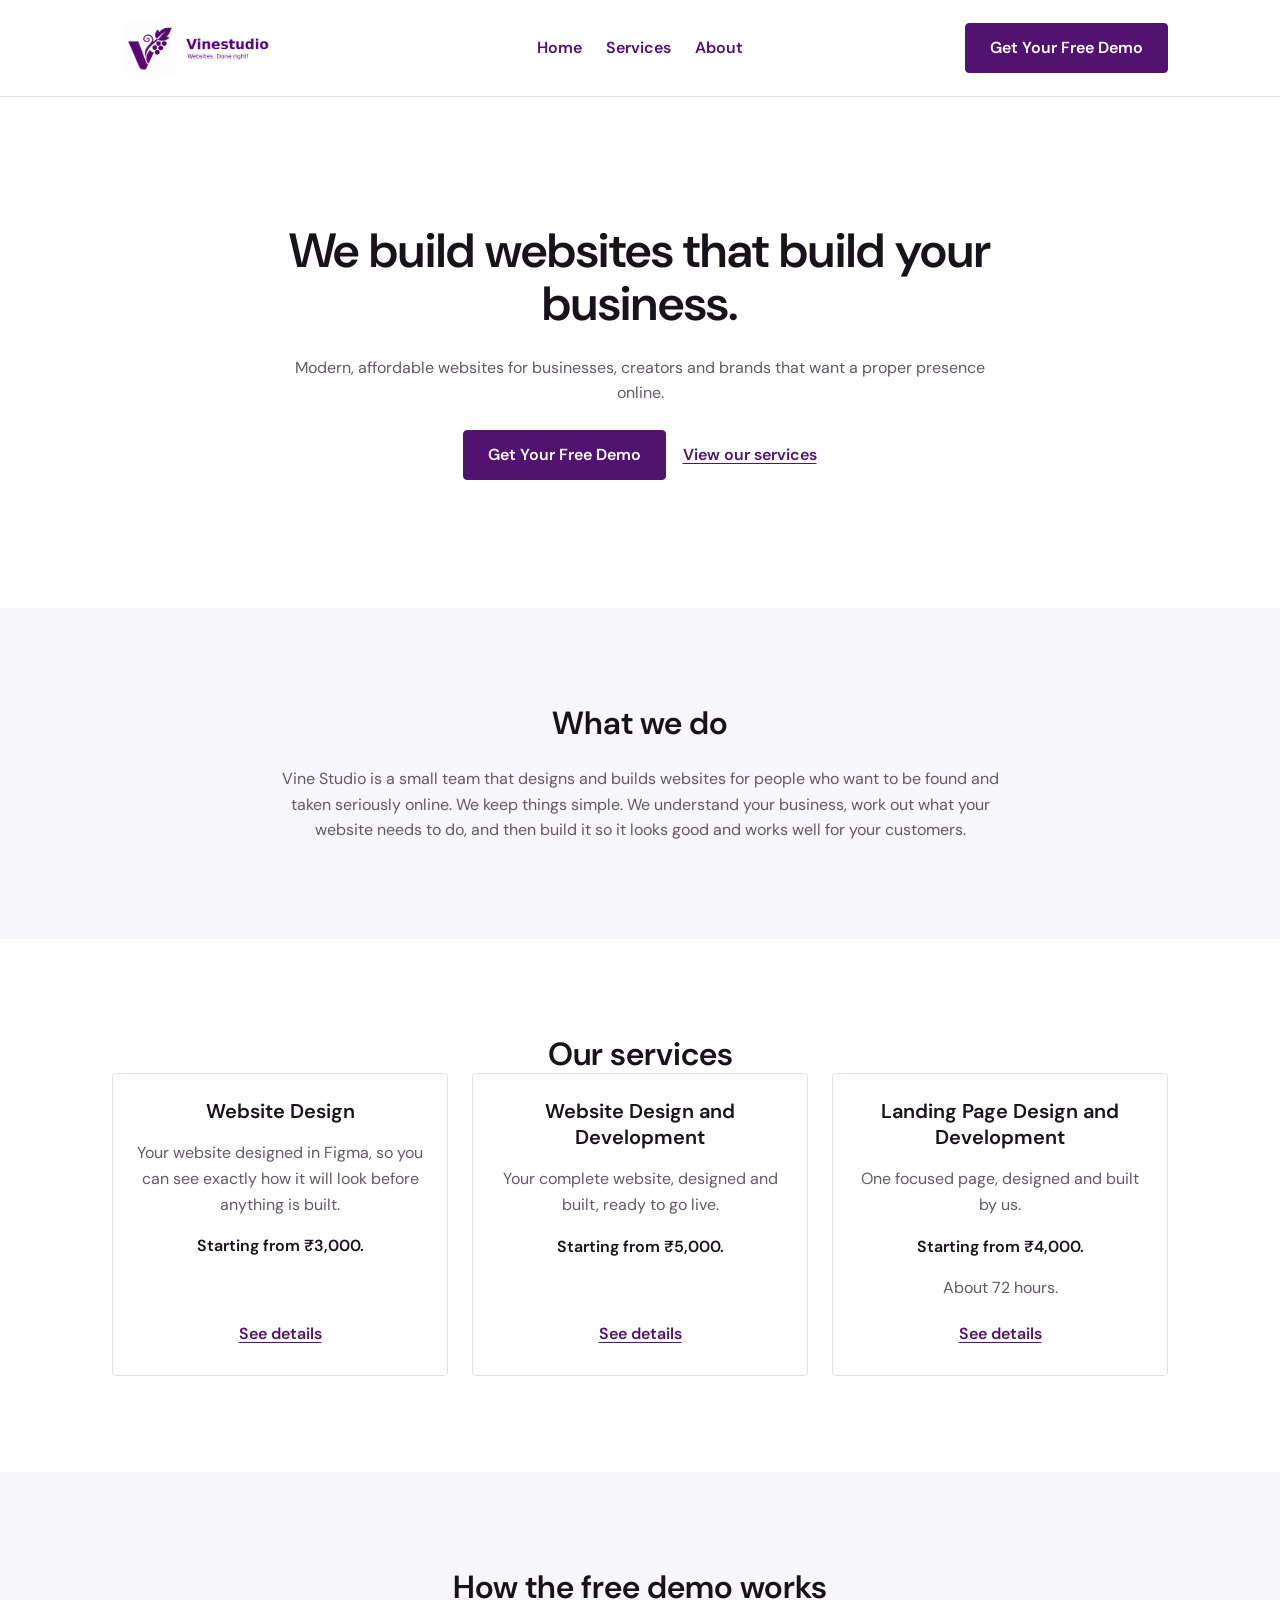
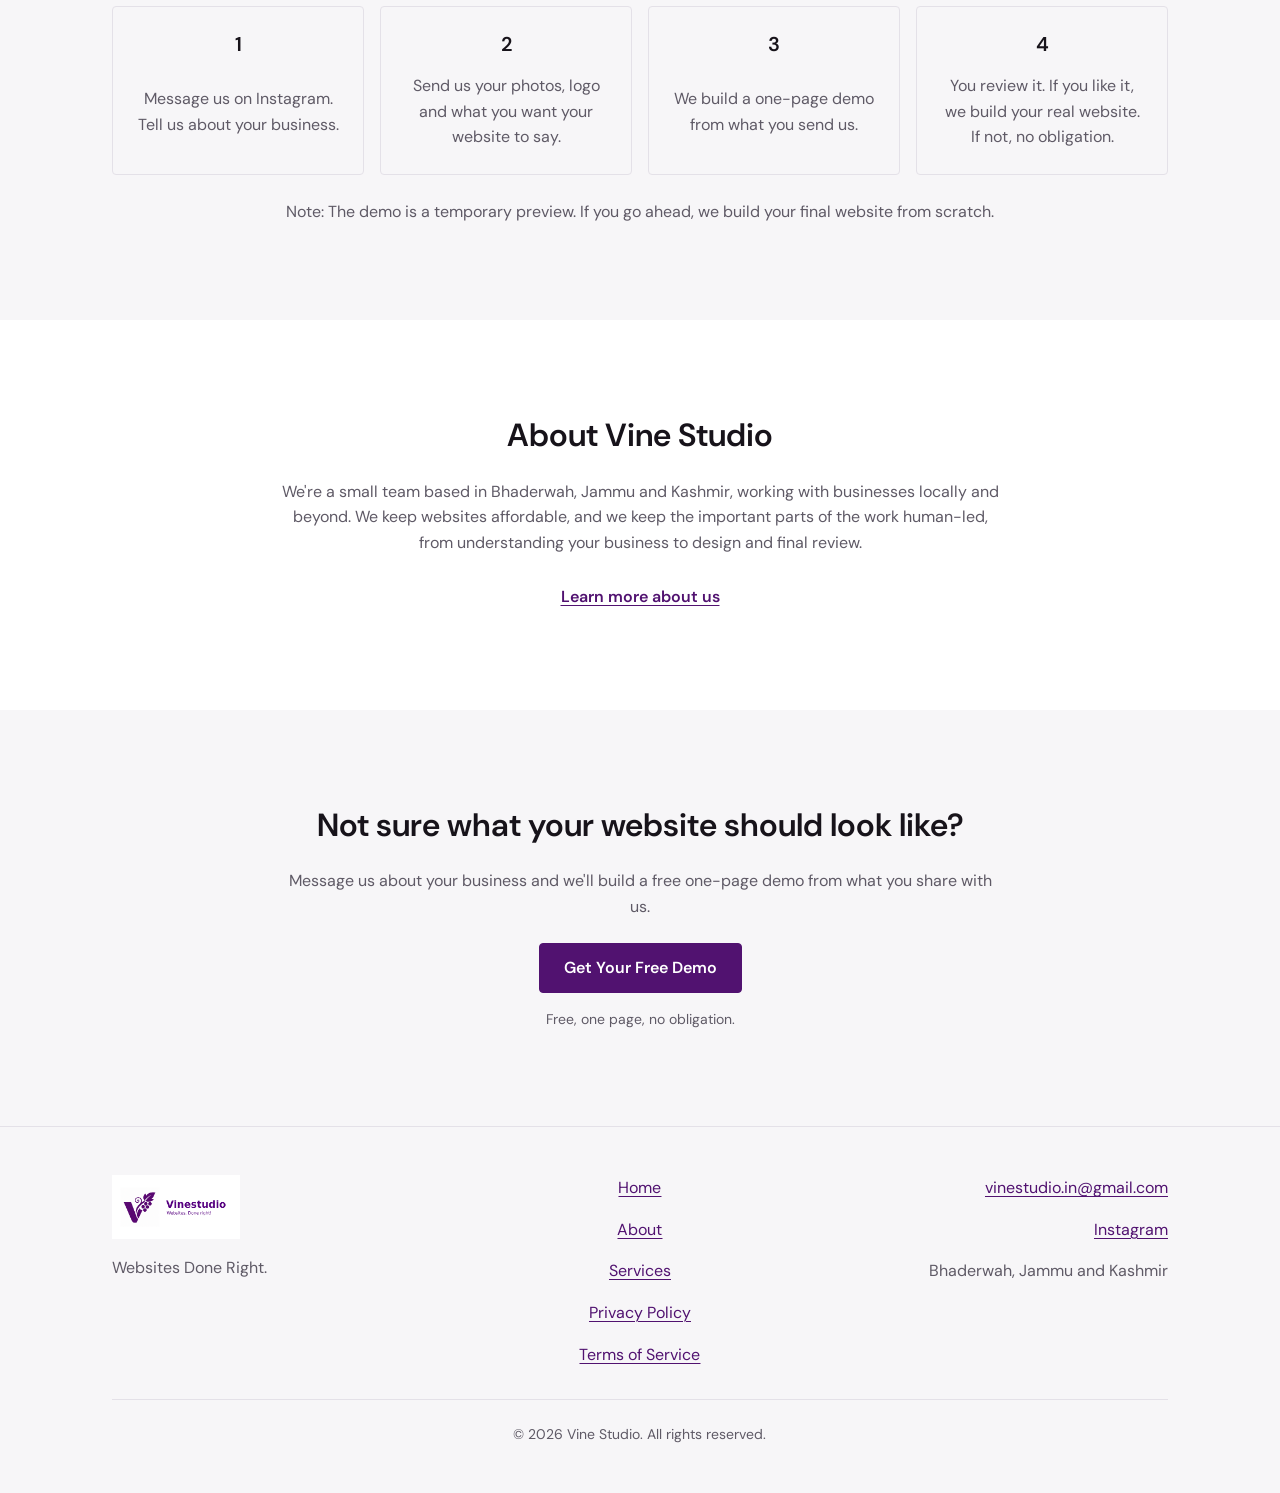
<file: index.html>
<!doctype html>
<html lang="en">
  <head>
    <meta charset="utf-8">
    <meta name="viewport" content="width=device-width, initial-scale=1">
    <meta name="theme-color" content="#511270">
    <title>Vine Studio | Websites Done Right</title>
    <meta name="description" content="Modern, affordable websites for businesses, creators and brands that want a proper presence online.">
    <link rel="canonical" href="https://vinestudio.in/">
    <meta property="og:title" content="Vine Studio | Websites Done Right">
    <meta property="og:description" content="Modern, affordable websites for businesses, creators and brands that want a proper presence online.">
    <meta property="og:image" content="https://vinestudio.in/assets/img/og-image.jpg">
    <meta property="og:url" content="https://vinestudio.in/">
    <meta property="og:type" content="website">
    <meta name="twitter:card" content="summary_large_image">
    <meta name="twitter:title" content="Vine Studio | Websites Done Right">
    <meta name="twitter:description" content="Modern, affordable websites for businesses, creators and brands that want a proper presence online.">
    <meta name="twitter:image" content="https://vinestudio.in/assets/img/og-image.jpg">
    <link rel="icon" href="/assets/brand/favicon.ico" sizes="any">
    <link rel="icon" type="image/png" href="/assets/brand/favicon-32x32.png" sizes="32x32">
    <link rel="apple-touch-icon" href="/assets/brand/apple-touch-icon.png">
    <link rel="manifest" href="/site.webmanifest">
    <link rel="stylesheet" href="/assets/css/styles.css">
    <script src="/assets/js/main.js" defer></script>
    <script type="application/ld+json">
      {
        "@context": "https://schema.org",
        "@id": "https://vinestudio.in/#organization",
        "@type": "Organization",
        "name": "Vine Studio",
        "url": "https://vinestudio.in",
        "logo": "https://vinestudio.in/assets/brand/vine-studio-logo.svg",
        "email": "vinestudio.in@gmail.com",
        "address": {
          "@type": "PostalAddress",
          "addressLocality": "Bhaderwah",
          "addressRegion": "Jammu and Kashmir",
          "addressCountry": "IN"
        },
        "sameAs": ["https://instagram.com/vinestudio.in"],
        "founder": [
          {
            "@type": "Person",
            "@id": "https://vinestudio.in/founder/#aftab-ahmed",
            "url": "https://vinestudio.in/founder/#aftab-ahmed",
            "name": "Aftab Ahmed",
            "jobTitle": "CEO & Co-Founder",
            "sameAs": ["https://www.linkedin.com/in/aftab-vs/"]
          },
          {
            "@type": "Person",
            "@id": "https://vinestudio.in/founder/#ritish-sharma",
            "url": "https://vinestudio.in/founder/#ritish-sharma",
            "name": "Ritish Sharma",
            "jobTitle": "Co-Founder"
          },
          {
            "@type": "Person",
            "@id": "https://vinestudio.in/founder/#anmol-thakur",
            "url": "https://vinestudio.in/founder/#anmol-thakur",
            "name": "Anmol Thakur",
            "jobTitle": "Co-Founder"
          }
        ]
      }
    </script>
  </head>
  <body>
    <a class="skip-link" href="#main-content">Skip to main content</a>

    <header class="site-header">
      <div class="container site-header__inner">
        <a class="site-logo" href="/" aria-label="Vine Studio home">
          <img src="/assets/brand/vine-studio-logo.svg" alt="Vine Studio" width="1800" height="900">
        </a>

        <button class="nav-toggle" type="button" aria-controls="primary-navigation" aria-expanded="false" aria-label="Toggle navigation">
          <svg class="nav-toggle__menu-icon" aria-hidden="true" viewBox="0 0 24 24" fill="none" stroke="currentColor" stroke-width="2" stroke-linecap="square">
            <path d="M4 7h16M4 12h16M4 17h16" />
          </svg>
          <svg class="nav-toggle__close-icon" aria-hidden="true" viewBox="0 0 24 24" fill="none" stroke="currentColor" stroke-width="2" stroke-linecap="square">
            <path d="m6 6 12 12M18 6 6 18" />
          </svg>
        </button>

        <nav class="site-nav" id="primary-navigation" aria-label="Primary navigation" hidden>
          <ul class="site-nav__list">
            <li><a href="/" aria-current="page">Home</a></li>
            <li><a href="/services/">Services</a></li>
            <li><a href="/about/">About</a></li>
          </ul>
          <a class="btn btn-primary" href="https://instagram.com/vinestudio.in" target="_blank" rel="noopener noreferrer">Get Your Free Demo</a>
        </nav>
      </div>
    </header>

    <main id="main-content">
      <section class="section hero" aria-labelledby="hero-title">
        <div class="container">
          <div class="hero__content">
            <h1 id="hero-title">We build websites that build your business.</h1>
            <p>Modern, affordable websites for businesses, creators and brands that want a proper presence online.</p>
            <div class="hero__actions">
              <a class="btn btn-primary" href="https://instagram.com/vinestudio.in" target="_blank" rel="noopener noreferrer">Get Your Free Demo</a>
              <a class="btn btn-text" href="/services/">View our services</a>
            </div>
          </div>
        </div>
      </section>

      <section class="section section--soft" aria-labelledby="what-we-do-title">
        <div class="container">
          <div class="section-intro">
            <h2 id="what-we-do-title">What we do</h2>
            <p>Vine Studio is a small team that designs and builds websites for people who want to be found and taken seriously online. We keep things simple. We understand your business, work out what your website needs to do, and then build it so it looks good and works well for your customers.</p>
          </div>
        </div>
      </section>

      <section class="section" aria-labelledby="services-title">
        <div class="container">
          <div class="section-intro">
            <h2 id="services-title">Our services</h2>
          </div>

          <div class="grid grid--3 service-cards">
            <article class="service-card">
              <h3>Website Design</h3>
              <p>Your website designed in Figma, so you can see exactly how it will look before anything is built.</p>
              <p class="service-card__price">Starting from ₹3,000.</p>
              <a class="btn btn-text" href="/services/">See details</a>
            </article>

            <article class="service-card">
              <h3>Website Design and Development</h3>
              <p>Your complete website, designed and built, ready to go live.</p>
              <p class="service-card__price">Starting from ₹5,000.</p>
              <a class="btn btn-text" href="/services/">See details</a>
            </article>

            <article class="service-card">
              <h3>Landing Page Design and Development</h3>
              <p>One focused page, designed and built by us.</p>
              <p class="service-card__price">Starting from ₹4,000.</p>
              <p>About 72 hours.</p>
              <a class="btn btn-text" href="/services/">See details</a>
            </article>
          </div>
        </div>
      </section>

      <section class="section section--soft" aria-labelledby="demo-title">
        <div class="container">
          <div class="section-intro">
            <h2 id="demo-title">How the free demo works</h2>
          </div>

          <ol class="demo-steps">
            <li class="demo-step">
              <span class="demo-step__number">1</span>
              <p>Message us on Instagram. Tell us about your business.</p>
            </li>
            <li class="demo-step">
              <span class="demo-step__number">2</span>
              <p>Send us your photos, logo and what you want your website to say.</p>
            </li>
            <li class="demo-step">
              <span class="demo-step__number">3</span>
              <p>We build a one-page demo from what you send us.</p>
            </li>
            <li class="demo-step">
              <span class="demo-step__number">4</span>
              <p>You review it. If you like it, we build your real website. If not, no obligation.</p>
            </li>
          </ol>

          <p class="demo-note">Note: The demo is a temporary preview. If you go ahead, we build your final website from scratch.</p>
        </div>
      </section>

      <section class="section" aria-labelledby="about-preview-title">
        <div class="container">
          <div class="section-intro">
            <h2 id="about-preview-title">About Vine Studio</h2>
            <p>We're a small team based in Bhaderwah, Jammu and Kashmir, working with businesses locally and beyond. We keep websites affordable, and we keep the important parts of the work human-led, from understanding your business to design and final review.</p>
            <a class="btn btn-text" href="/about/">Learn more about us</a>
          </div>
        </div>
      </section>

      <section class="section section--soft final-cta" aria-labelledby="final-cta-title">
        <div class="container">
          <div class="final-cta__content">
            <h2 id="final-cta-title">Not sure what your website should look like?</h2>
            <p>Message us about your business and we'll build a free one-page demo from what you share with us.</p>
            <div>
              <a class="btn btn-primary" href="https://instagram.com/vinestudio.in" target="_blank" rel="noopener noreferrer">Get Your Free Demo</a>
              <p class="final-cta__note">Free, one page, no obligation.</p>
            </div>
          </div>
        </div>
      </section>
    </main>

    <footer class="site-footer">
      <div class="container site-footer__inner">
        <div class="site-footer__brand">
          <a class="site-logo" href="/" aria-label="Vine Studio home">
            <img src="/assets/brand/vine-studio-logo.svg" alt="Vine Studio" width="1800" height="900">
          </a>
          <p>Websites Done Right.</p>
        </div>

        <nav class="site-footer__nav" aria-label="Footer navigation">
          <ul>
            <li><a href="/">Home</a></li>
            <li><a href="/about/">About</a></li>
            <li><a href="/services/">Services</a></li>
            <li><a href="/privacy/">Privacy Policy</a></li>
            <li><a href="/terms/">Terms of Service</a></li>
          </ul>
        </nav>

        <address class="site-footer__contact">
          <a href="mailto:vinestudio.in@gmail.com">vinestudio.in@gmail.com</a>
          <a href="https://instagram.com/vinestudio.in" target="_blank" rel="noopener noreferrer">Instagram</a>
          <p>Bhaderwah, Jammu and Kashmir</p>
        </address>

        <p class="site-footer__copyright">© 2026 Vine Studio. All rights reserved.</p>
      </div>
    </footer>
  </body>
</html>
</file>
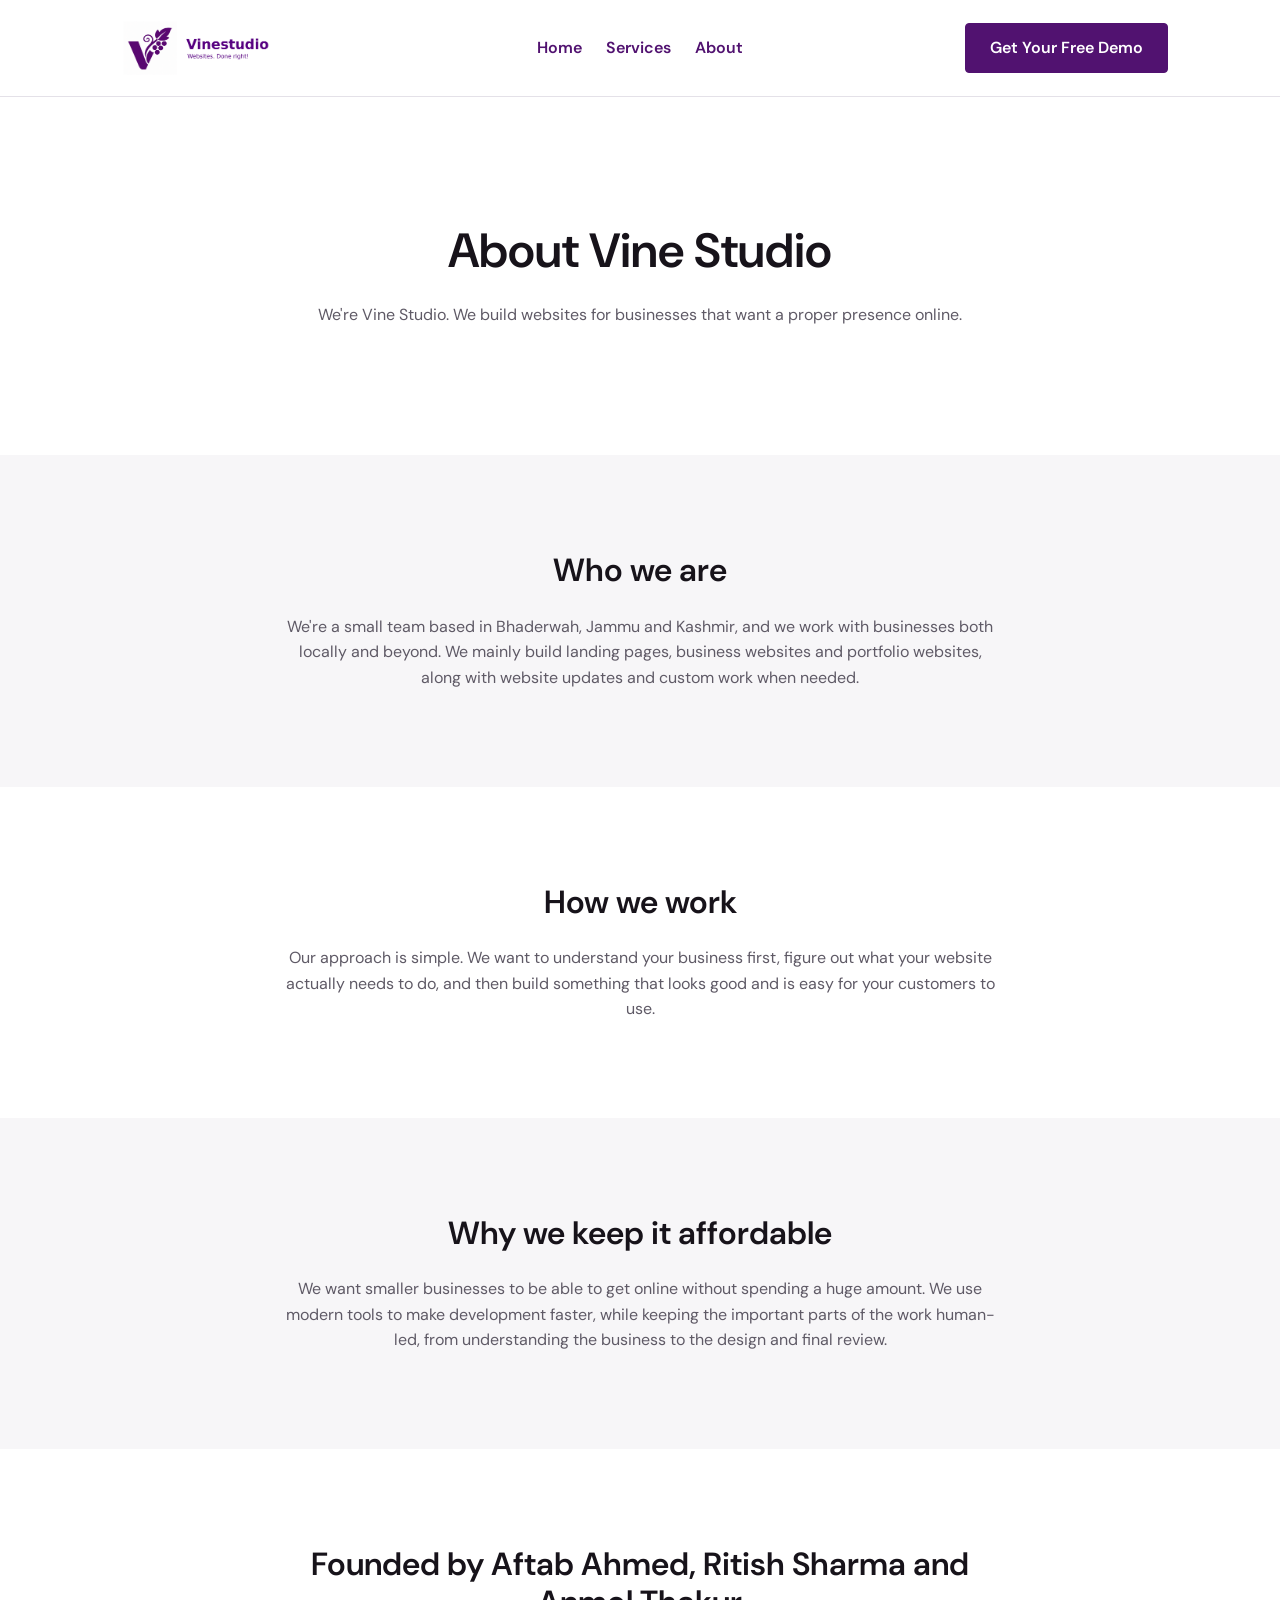
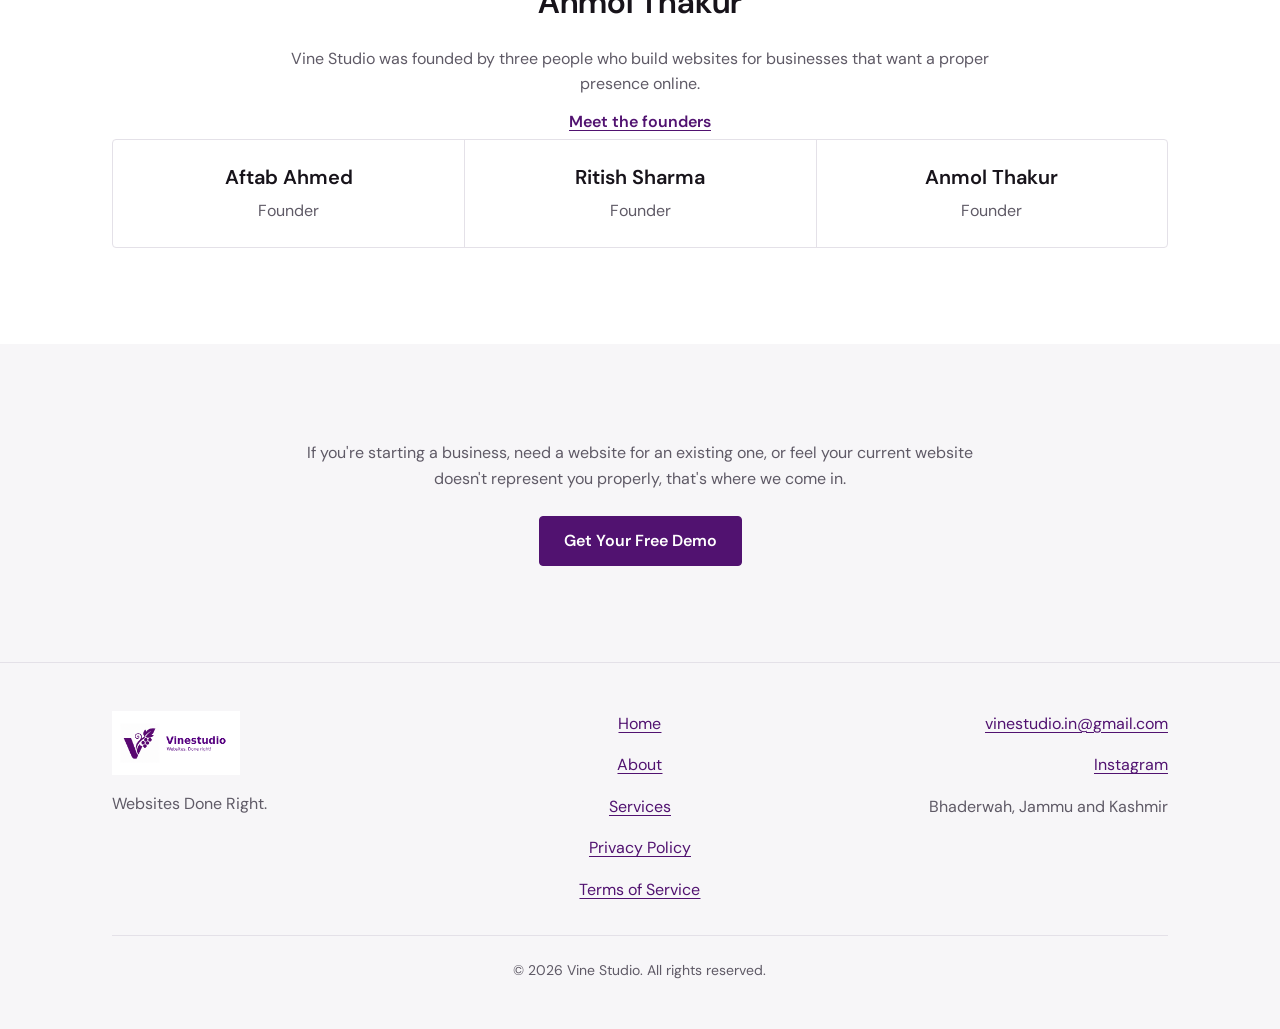
<file: about/index.html>
<!doctype html>
<html lang="en">
  <head>
    <meta charset="utf-8">
    <meta name="viewport" content="width=device-width, initial-scale=1">
    <meta name="theme-color" content="#511270">
    <title>About Vine Studio | Websites Done Right</title>
    <meta name="description" content="We're Vine Studio. We build websites for businesses that want a proper presence online.">
    <link rel="canonical" href="https://vinestudio.in/about/">
    <meta property="og:title" content="About Vine Studio | Websites Done Right">
    <meta property="og:description" content="We're Vine Studio. We build websites for businesses that want a proper presence online.">
    <meta property="og:image" content="https://vinestudio.in/assets/img/og-image.jpg">
    <meta property="og:url" content="https://vinestudio.in/about/">
    <meta property="og:type" content="website">
    <meta name="twitter:card" content="summary_large_image">
    <meta name="twitter:title" content="About Vine Studio | Websites Done Right">
    <meta name="twitter:description" content="We're Vine Studio. We build websites for businesses that want a proper presence online.">
    <meta name="twitter:image" content="https://vinestudio.in/assets/img/og-image.jpg">
    <link rel="icon" href="/assets/brand/favicon.ico" sizes="any">
    <link rel="icon" type="image/png" href="/assets/brand/favicon-32x32.png" sizes="32x32">
    <link rel="apple-touch-icon" href="/assets/brand/apple-touch-icon.png">
    <link rel="manifest" href="/site.webmanifest">
    <link rel="stylesheet" href="/assets/css/styles.css">
    <script src="/assets/js/main.js" defer></script>
    <script type="application/ld+json">
      {
        "@context": "https://schema.org",
        "@graph": [
          {
            "@type": "Organization",
            "@id": "https://vinestudio.in/#organization",
            "name": "Vine Studio",
            "url": "https://vinestudio.in",
            "logo": "https://vinestudio.in/assets/brand/vine-studio-logo.svg",
            "email": "vinestudio.in@gmail.com",
            "address": {
              "@type": "PostalAddress",
              "addressLocality": "Bhaderwah",
              "addressRegion": "Jammu and Kashmir",
              "addressCountry": "IN"
            },
            "sameAs": ["https://instagram.com/vinestudio.in"],
            "founder": [
              { "@id": "https://vinestudio.in/founder/#aftab-ahmed" },
              { "@id": "https://vinestudio.in/founder/#ritish-sharma" },
              { "@id": "https://vinestudio.in/founder/#anmol-thakur" }
            ]
          },
          {
            "@type": "Person",
            "@id": "https://vinestudio.in/founder/#aftab-ahmed",
            "url": "https://vinestudio.in/founder/#aftab-ahmed",
            "name": "Aftab Ahmed",
            "jobTitle": "CEO & Co-Founder",
            "sameAs": ["https://www.linkedin.com/in/aftab-vs/"],
            "worksFor": { "@id": "https://vinestudio.in/#organization" }
          },
          {
            "@type": "Person",
            "@id": "https://vinestudio.in/founder/#ritish-sharma",
            "url": "https://vinestudio.in/founder/#ritish-sharma",
            "name": "Ritish Sharma",
            "jobTitle": "Co-Founder",
            "worksFor": { "@id": "https://vinestudio.in/#organization" }
          },
          {
            "@type": "Person",
            "@id": "https://vinestudio.in/founder/#anmol-thakur",
            "url": "https://vinestudio.in/founder/#anmol-thakur",
            "name": "Anmol Thakur",
            "jobTitle": "Co-Founder",
            "worksFor": { "@id": "https://vinestudio.in/#organization" }
          }
        ]
      }
    </script>
  </head>
  <body>
    <a class="skip-link" href="#main-content">Skip to main content</a>

    <header class="site-header">
      <div class="container site-header__inner">
        <a class="site-logo" href="/" aria-label="Vine Studio home">
          <img src="/assets/brand/vine-studio-logo.svg" alt="Vine Studio" width="1800" height="900">
        </a>

        <button class="nav-toggle" type="button" aria-controls="primary-navigation" aria-expanded="false" aria-label="Toggle navigation">
          <svg class="nav-toggle__menu-icon" aria-hidden="true" viewBox="0 0 24 24" fill="none" stroke="currentColor" stroke-width="2" stroke-linecap="square">
            <path d="M4 7h16M4 12h16M4 17h16" />
          </svg>
          <svg class="nav-toggle__close-icon" aria-hidden="true" viewBox="0 0 24 24" fill="none" stroke="currentColor" stroke-width="2" stroke-linecap="square">
            <path d="m6 6 12 12M18 6 6 18" />
          </svg>
        </button>

        <nav class="site-nav" id="primary-navigation" aria-label="Primary navigation" hidden>
          <ul class="site-nav__list">
            <li><a href="/">Home</a></li>
            <li><a href="/services/">Services</a></li>
            <li><a href="/about/" aria-current="page">About</a></li>
          </ul>
          <a class="btn btn-primary" href="https://instagram.com/vinestudio.in" target="_blank" rel="noopener noreferrer">Get Your Free Demo</a>
        </nav>
      </div>
    </header>

    <main id="main-content">
      <section class="section page-intro" aria-labelledby="about-title">
        <div class="container">
          <div class="about-copy">
            <h1 id="about-title">About Vine Studio</h1>
            <p>We're Vine Studio. We build websites for businesses that want a proper presence online.</p>
          </div>
        </div>
      </section>

      <section class="section section--soft" aria-labelledby="who-we-are-title">
        <div class="container">
          <div class="about-copy">
            <h2 id="who-we-are-title">Who we are</h2>
            <p>We're a small team based in Bhaderwah, Jammu and Kashmir, and we work with businesses both locally and beyond. We mainly build landing pages, business websites and portfolio websites, along with website updates and custom work when needed.</p>
          </div>

        </div>
      </section>

      <section class="section" aria-labelledby="how-we-work-title">
        <div class="container">
          <div class="about-copy">
            <h2 id="how-we-work-title">How we work</h2>
            <p>Our approach is simple. We want to understand your business first, figure out what your website actually needs to do, and then build something that looks good and is easy for your customers to use.</p>
          </div>
        </div>
      </section>

      <section class="section section--soft" aria-labelledby="affordable-title">
        <div class="container">
          <div class="about-copy">
            <h2 id="affordable-title">Why we keep it affordable</h2>
            <p>We want smaller businesses to be able to get online without spending a huge amount. We use modern tools to make development faster, while keeping the important parts of the work human-led, from understanding the business to the design and final review.</p>
          </div>
        </div>
      </section>

      <section class="section" aria-labelledby="founders-title">
        <div class="container">
          <div class="section-intro founders-intro">
            <h2 id="founders-title">Founded by Aftab Ahmed, Ritish Sharma and Anmol Thakur</h2>
            <p>Vine Studio was founded by three people who build websites for businesses that want a proper presence online.</p>
            <a class="btn btn-text" href="/founder/">Meet the founders</a>
          </div>

          <div class="founders-grid">
            <article class="founder">
              <h3>Aftab Ahmed</h3>
              <p>Founder</p>
            </article>
            <article class="founder">
              <h3>Ritish Sharma</h3>
              <p>Founder</p>
            </article>
            <article class="founder">
              <h3>Anmol Thakur</h3>
              <p>Founder</p>
            </article>
          </div>
        </div>
      </section>

      <section class="section section--soft" aria-label="Get your free demo">
        <div class="container">
          <div class="about-copy about-closing">
            <p>If you're starting a business, need a website for an existing one, or feel your current website doesn't represent you properly, that's where we come in.</p>
          <a class="btn btn-primary" href="https://instagram.com/vinestudio.in" target="_blank" rel="noopener noreferrer">Get Your Free Demo</a>
          </div>
        </div>
      </section>
    </main>

    <footer class="site-footer">
      <div class="container site-footer__inner">
        <div class="site-footer__brand">
          <a class="site-logo" href="/" aria-label="Vine Studio home">
            <img src="/assets/brand/vine-studio-logo.svg" alt="Vine Studio" width="1800" height="900">
          </a>
          <p>Websites Done Right.</p>
        </div>

        <nav class="site-footer__nav" aria-label="Footer navigation">
          <ul>
            <li><a href="/">Home</a></li>
            <li><a href="/about/">About</a></li>
            <li><a href="/services/">Services</a></li>
            <li><a href="/privacy/">Privacy Policy</a></li>
            <li><a href="/terms/">Terms of Service</a></li>
          </ul>
        </nav>

        <address class="site-footer__contact">
          <a href="mailto:vinestudio.in@gmail.com">vinestudio.in@gmail.com</a>
          <a href="https://instagram.com/vinestudio.in" target="_blank" rel="noopener noreferrer">Instagram</a>
          <p>Bhaderwah, Jammu and Kashmir</p>
        </address>

        <p class="site-footer__copyright">© 2026 Vine Studio. All rights reserved.</p>
      </div>
    </footer>
  </body>
</html>
</file>
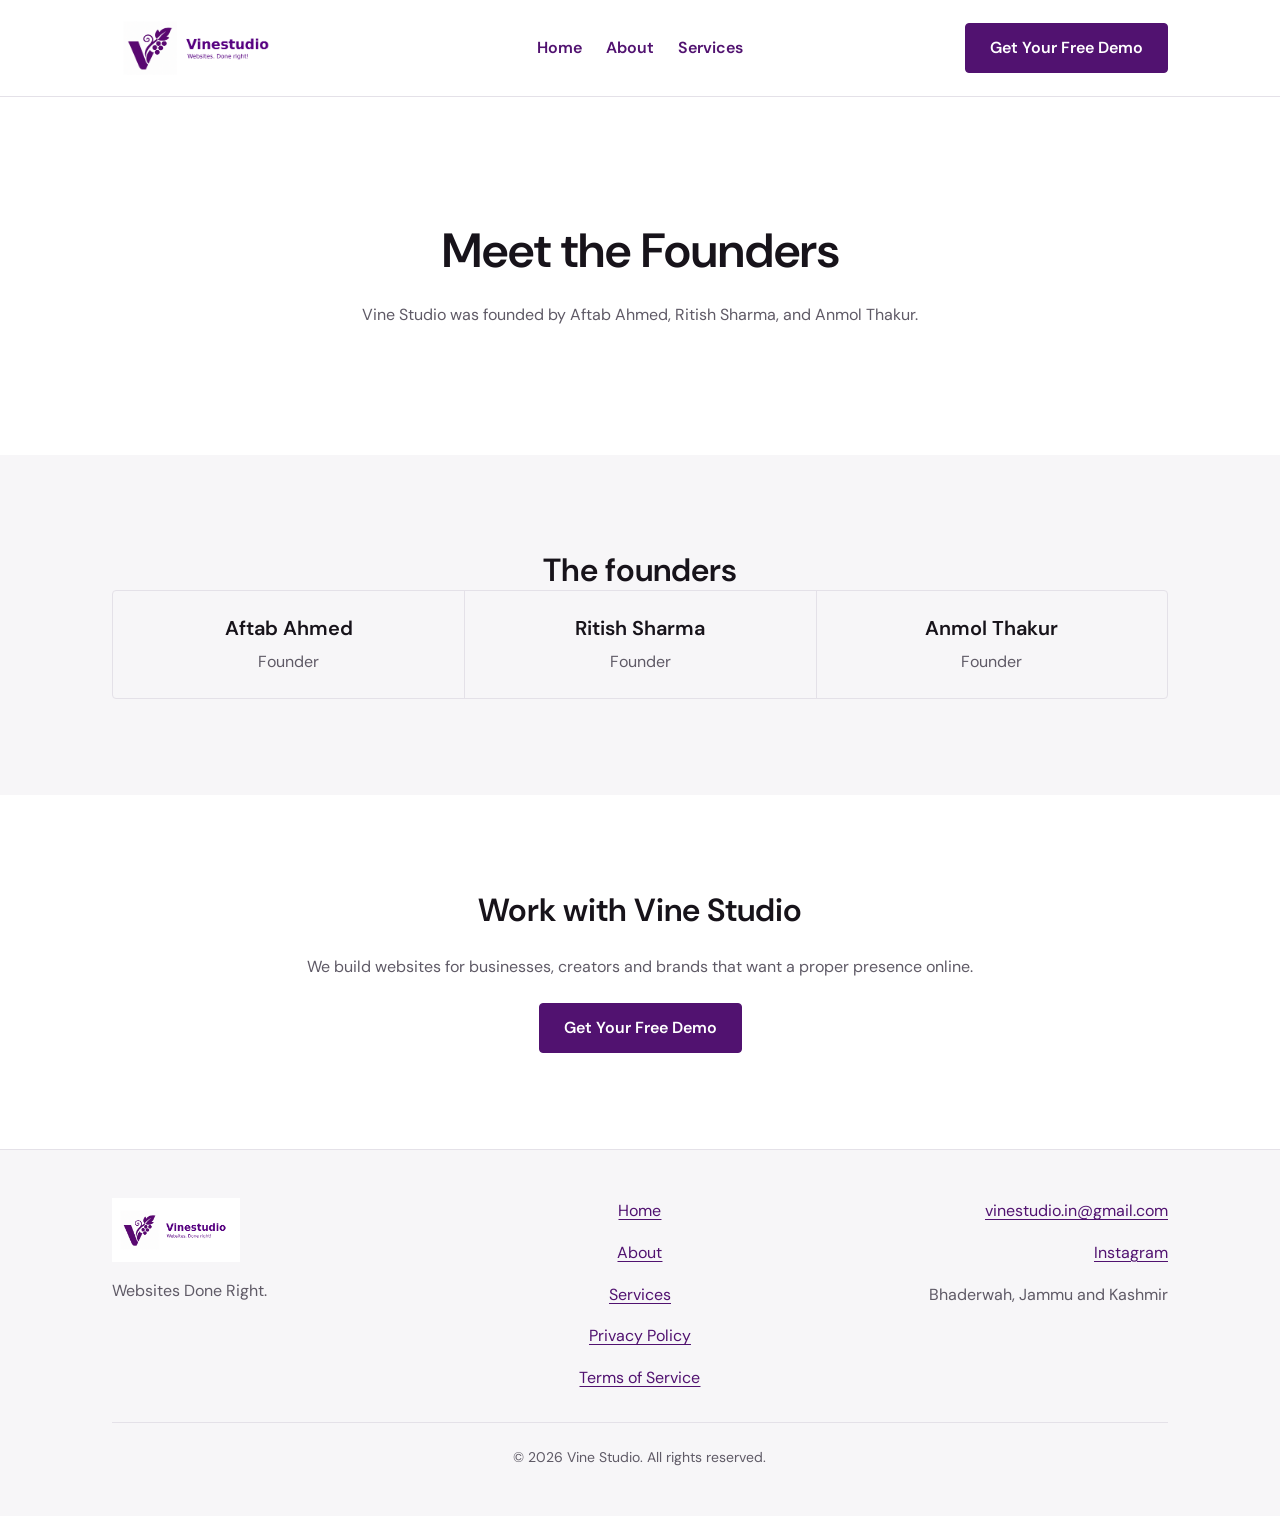
<file: founder/index.html>
<!doctype html>
<html lang="en">
  <head>
    <meta charset="utf-8">
    <meta name="viewport" content="width=device-width, initial-scale=1">
    <meta name="theme-color" content="#511270">
    <title>Vine Studio Founders | Websites Done Right</title>
    <meta name="description" content="Meet Aftab Ahmed, Ritish Sharma and Anmol Thakur, the founders of Vine Studio.">
    <link rel="canonical" href="https://vinestudio.in/founder/">
    <meta property="og:title" content="Vine Studio Founders | Websites Done Right">
    <meta property="og:description" content="Meet Aftab Ahmed, Ritish Sharma and Anmol Thakur, the founders of Vine Studio.">
    <meta property="og:image" content="https://vinestudio.in/assets/img/og-image.jpg">
    <meta property="og:url" content="https://vinestudio.in/founder/">
    <meta property="og:type" content="profile">
    <meta name="twitter:card" content="summary_large_image">
    <meta name="twitter:title" content="Vine Studio Founders | Websites Done Right">
    <meta name="twitter:description" content="Meet Aftab Ahmed, Ritish Sharma and Anmol Thakur, the founders of Vine Studio.">
    <meta name="twitter:image" content="https://vinestudio.in/assets/img/og-image.jpg">
    <link rel="icon" href="/assets/brand/favicon.ico" sizes="any">
    <link rel="icon" type="image/png" href="/assets/brand/favicon-32x32.png" sizes="32x32">
    <link rel="apple-touch-icon" href="/assets/brand/apple-touch-icon.png">
    <link rel="manifest" href="/site.webmanifest">
    <link rel="stylesheet" href="/assets/css/styles.css">
    <script src="/assets/js/main.js" defer></script>
    <script type="application/ld+json">
      {
        "@context": "https://schema.org",
        "@graph": [
          {
            "@type": "ProfilePage",
            "@id": "https://vinestudio.in/founder/#profilepage",
            "url": "https://vinestudio.in/founder/",
            "name": "Vine Studio Founders",
            "about": { "@id": "https://vinestudio.in/#organization" },
            "mainEntity": { "@id": "https://vinestudio.in/founder/#founders" }
          },
          {
            "@type": "Organization",
            "@id": "https://vinestudio.in/#organization",
            "name": "Vine Studio",
            "url": "https://vinestudio.in",
            "logo": "https://vinestudio.in/assets/brand/vine-studio-logo.svg",
            "email": "vinestudio.in@gmail.com",
            "address": {
              "@type": "PostalAddress",
              "addressLocality": "Bhaderwah",
              "addressRegion": "Jammu and Kashmir",
              "addressCountry": "IN"
            },
            "sameAs": ["https://instagram.com/vinestudio.in"],
            "founder": [
              { "@id": "https://vinestudio.in/founder/#aftab-ahmed" },
              { "@id": "https://vinestudio.in/founder/#ritish-sharma" },
              { "@id": "https://vinestudio.in/founder/#anmol-thakur" }
            ]
          },
          {
            "@type": "ItemList",
            "@id": "https://vinestudio.in/founder/#founders",
            "name": "Vine Studio founders",
            "itemListElement": [
              { "@type": "ListItem", "position": 1, "item": { "@id": "https://vinestudio.in/founder/#aftab-ahmed" } },
              { "@type": "ListItem", "position": 2, "item": { "@id": "https://vinestudio.in/founder/#ritish-sharma" } },
              { "@type": "ListItem", "position": 3, "item": { "@id": "https://vinestudio.in/founder/#anmol-thakur" } }
            ]
          },
          {
            "@type": "Person",
            "@id": "https://vinestudio.in/founder/#aftab-ahmed",
            "url": "https://vinestudio.in/founder/#aftab-ahmed",
            "name": "Aftab Ahmed",
            "jobTitle": "CEO & Co-Founder",
            "sameAs": ["https://www.linkedin.com/in/aftab-vs/"],
            "worksFor": { "@id": "https://vinestudio.in/#organization" }
          },
          {
            "@type": "Person",
            "@id": "https://vinestudio.in/founder/#ritish-sharma",
            "url": "https://vinestudio.in/founder/#ritish-sharma",
            "name": "Ritish Sharma",
            "jobTitle": "Co-Founder",
            "worksFor": { "@id": "https://vinestudio.in/#organization" }
          },
          {
            "@type": "Person",
            "@id": "https://vinestudio.in/founder/#anmol-thakur",
            "url": "https://vinestudio.in/founder/#anmol-thakur",
            "name": "Anmol Thakur",
            "jobTitle": "Co-Founder",
            "worksFor": { "@id": "https://vinestudio.in/#organization" }
          }
        ]
      }
    </script>
  </head>
  <body>
    <a class="skip-link" href="#main-content">Skip to main content</a>

    <header class="site-header">
      <div class="container site-header__inner">
        <a class="site-logo" href="/" aria-label="Vine Studio home">
          <img src="/assets/brand/vine-studio-logo.svg" alt="Vine Studio" width="1800" height="900">
        </a>

        <button class="nav-toggle" type="button" aria-controls="primary-navigation" aria-expanded="false" aria-label="Toggle navigation">
          <svg class="nav-toggle__menu-icon" aria-hidden="true" viewBox="0 0 24 24" fill="none" stroke="currentColor" stroke-width="2" stroke-linecap="square">
            <path d="M4 7h16M4 12h16M4 17h16" />
          </svg>
          <svg class="nav-toggle__close-icon" aria-hidden="true" viewBox="0 0 24 24" fill="none" stroke="currentColor" stroke-width="2" stroke-linecap="square">
            <path d="m6 6 12 12M18 6 6 18" />
          </svg>
        </button>

        <nav class="site-nav" id="primary-navigation" aria-label="Primary navigation" hidden>
          <ul class="site-nav__list">
            <li><a href="/">Home</a></li>
            <li><a href="/about/">About</a></li>
            <li><a href="/services/">Services</a></li>
          </ul>
          <a class="btn btn-primary" href="https://instagram.com/vinestudio.in" target="_blank" rel="noopener noreferrer">Get Your Free Demo</a>
        </nav>
      </div>
    </header>

    <main id="main-content">
      <section class="section page-intro" aria-labelledby="founders-title">
        <div class="container">
          <div class="about-copy">
            <h1 id="founders-title">Meet the Founders</h1>
            <p>Vine Studio was founded by Aftab Ahmed, Ritish Sharma, and Anmol Thakur.</p>
          </div>
        </div>
      </section>

      <section class="section section--soft" aria-labelledby="founder-list-title">
        <div class="container">
          <div class="section-intro">
            <h2 id="founder-list-title">The founders</h2>
          </div>

          <div class="founders-grid">
            <article class="founder" id="aftab-ahmed">
              <h3>Aftab Ahmed</h3>
              <p>Founder</p>
            </article>
            <article class="founder" id="ritish-sharma">
              <h3>Ritish Sharma</h3>
              <p>Founder</p>
            </article>
            <article class="founder" id="anmol-thakur">
              <h3>Anmol Thakur</h3>
              <p>Founder</p>
            </article>
          </div>
        </div>
      </section>

      <section class="section" aria-labelledby="founder-cta-title">
        <div class="container">
          <div class="about-copy about-closing">
            <h2 id="founder-cta-title">Work with Vine Studio</h2>
            <p>We build websites for businesses, creators and brands that want a proper presence online.</p>
            <a class="btn btn-primary" href="https://instagram.com/vinestudio.in" target="_blank" rel="noopener noreferrer">Get Your Free Demo</a>
          </div>
        </div>
      </section>
    </main>

    <footer class="site-footer">
      <div class="container site-footer__inner">
        <div class="site-footer__brand">
          <a class="site-logo" href="/" aria-label="Vine Studio home">
            <img src="/assets/brand/vine-studio-logo.svg" alt="Vine Studio" width="1800" height="900">
          </a>
          <p>Websites Done Right.</p>
        </div>

        <nav class="site-footer__nav" aria-label="Footer navigation">
          <ul>
            <li><a href="/">Home</a></li>
            <li><a href="/about/">About</a></li>
            <li><a href="/services/">Services</a></li>
            <li><a href="/privacy/">Privacy Policy</a></li>
            <li><a href="/terms/">Terms of Service</a></li>
          </ul>
        </nav>

        <address class="site-footer__contact">
          <a href="mailto:vinestudio.in@gmail.com">vinestudio.in@gmail.com</a>
          <a href="https://instagram.com/vinestudio.in" target="_blank" rel="noopener noreferrer">Instagram</a>
          <p>Bhaderwah, Jammu and Kashmir</p>
        </address>

        <p class="site-footer__copyright">© 2026 Vine Studio. All rights reserved.</p>
      </div>
    </footer>
  </body>
</html>
</file>
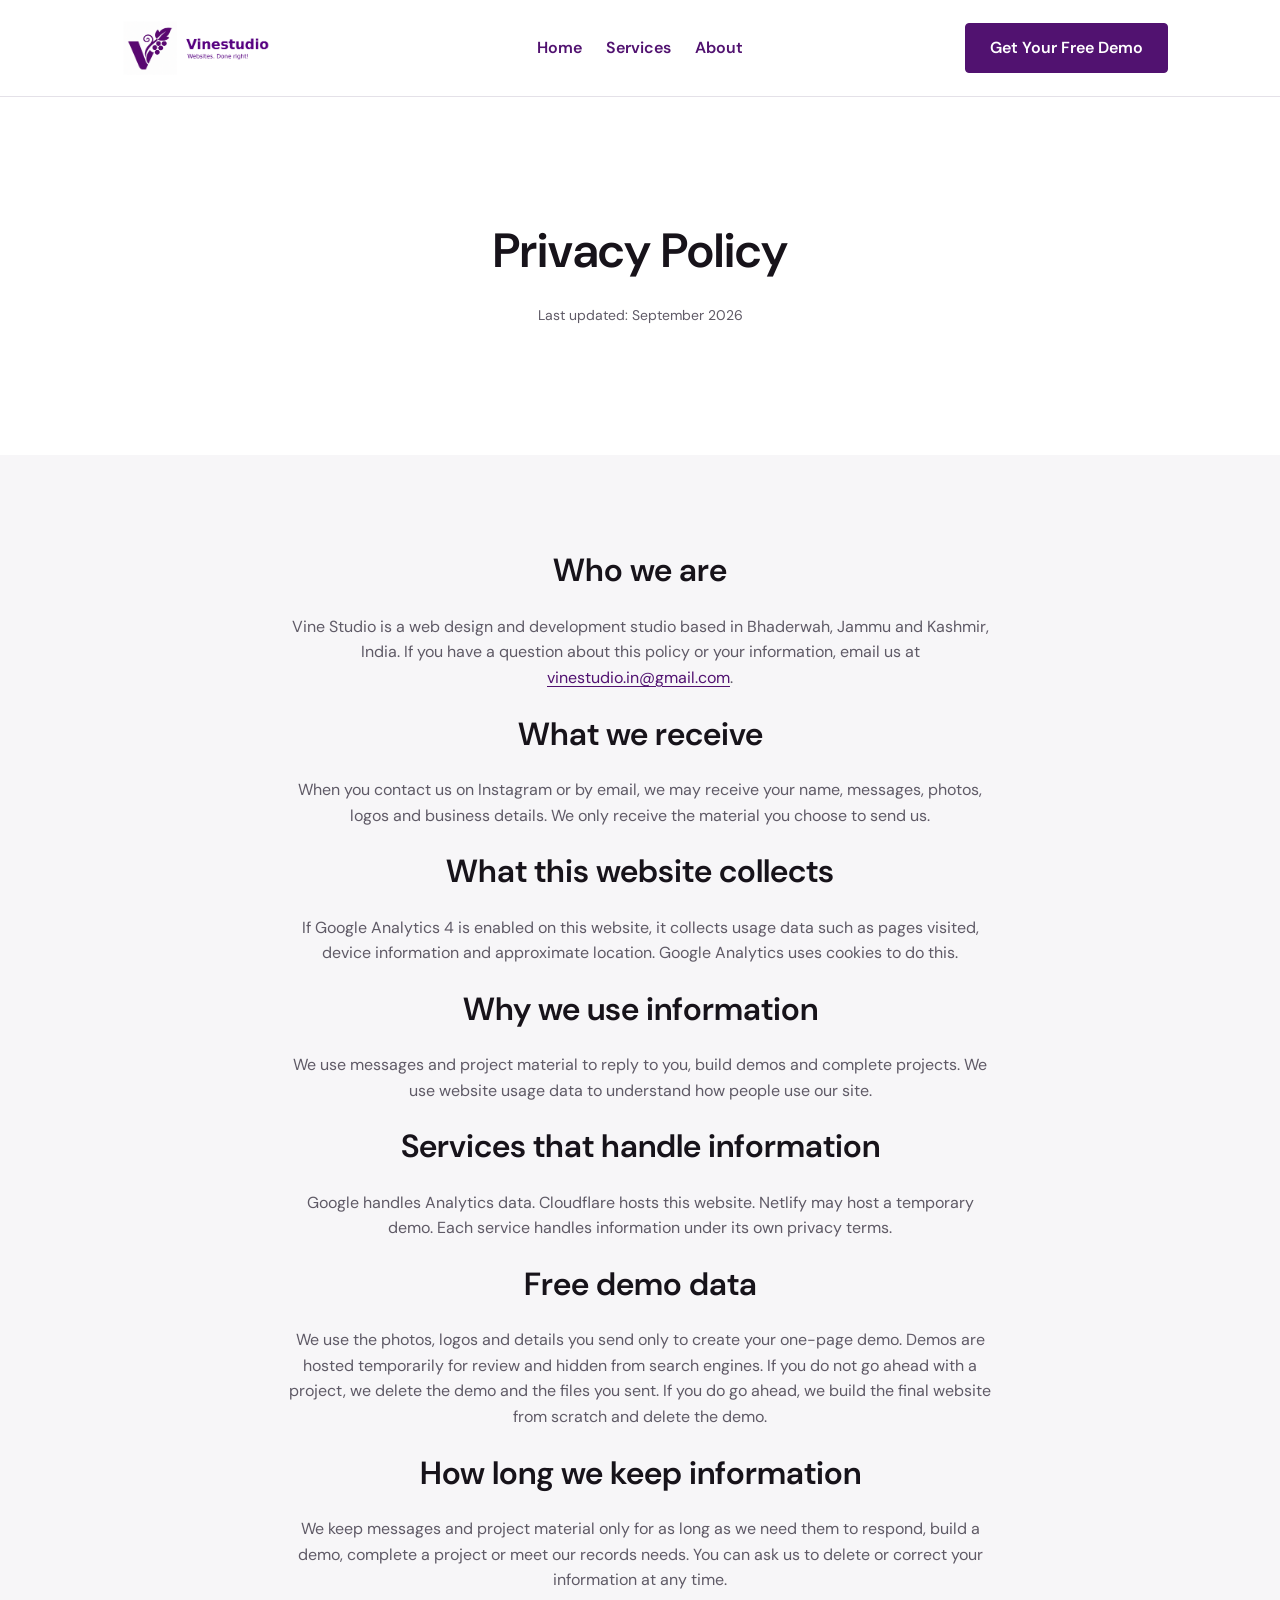
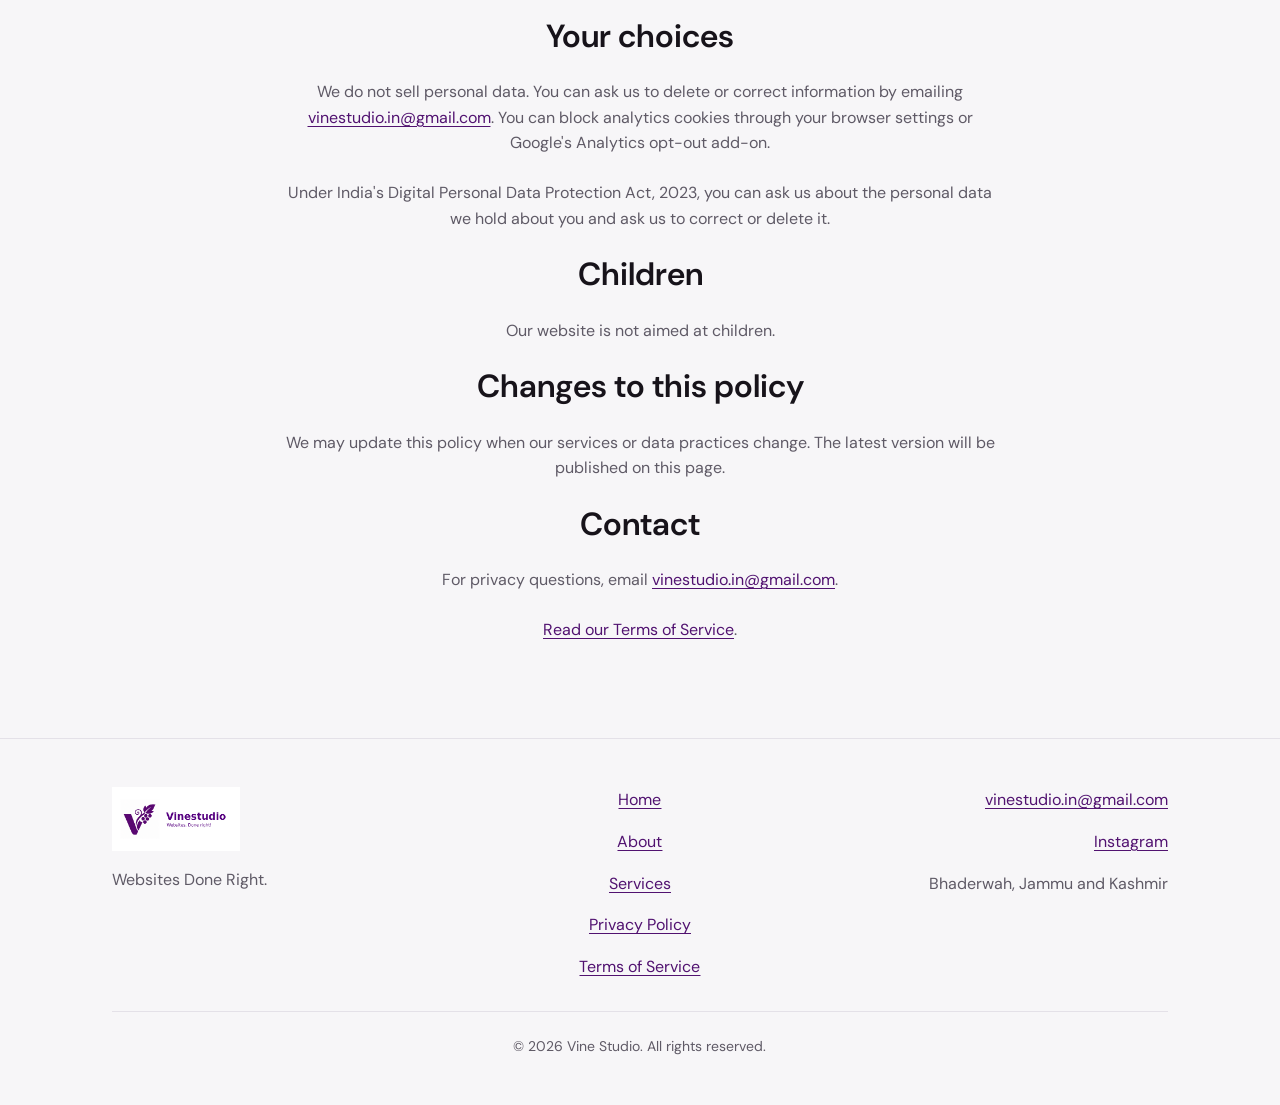
<file: privacy/index.html>
<!doctype html>
<html lang="en">
  <head>
    <meta charset="utf-8">
    <meta name="viewport" content="width=device-width, initial-scale=1">
    <meta name="theme-color" content="#511270">
    <title>Privacy Policy | Vine Studio</title>
    <meta name="description" content="How Vine Studio handles messages, project material and website analytics data.">
    <link rel="canonical" href="https://vinestudio.in/privacy/">
    <meta property="og:title" content="Privacy Policy | Vine Studio">
    <meta property="og:description" content="How Vine Studio handles messages, project material and website analytics data.">
    <meta property="og:image" content="https://vinestudio.in/assets/img/og-image.jpg">
    <meta property="og:url" content="https://vinestudio.in/privacy/">
    <meta property="og:type" content="website">
    <meta name="twitter:card" content="summary_large_image">
    <meta name="twitter:title" content="Privacy Policy | Vine Studio">
    <meta name="twitter:description" content="How Vine Studio handles messages, project material and website analytics data.">
    <meta name="twitter:image" content="https://vinestudio.in/assets/img/og-image.jpg">
    <link rel="icon" href="/assets/brand/favicon.ico" sizes="any">
    <link rel="icon" type="image/png" href="/assets/brand/favicon-32x32.png" sizes="32x32">
    <link rel="apple-touch-icon" href="/assets/brand/apple-touch-icon.png">
    <link rel="manifest" href="/site.webmanifest">
    <link rel="stylesheet" href="/assets/css/styles.css">
    <script src="/assets/js/main.js" defer></script>
  </head>
  <body>
    <a class="skip-link" href="#main-content">Skip to main content</a>

    <header class="site-header">
      <div class="container site-header__inner">
        <a class="site-logo" href="/" aria-label="Vine Studio home">
          <img src="/assets/brand/vine-studio-logo.svg" alt="Vine Studio" width="1800" height="900">
        </a>

        <button class="nav-toggle" type="button" aria-controls="primary-navigation" aria-expanded="false" aria-label="Toggle navigation">
          <svg class="nav-toggle__menu-icon" aria-hidden="true" viewBox="0 0 24 24" fill="none" stroke="currentColor" stroke-width="2" stroke-linecap="square">
            <path d="M4 7h16M4 12h16M4 17h16" />
          </svg>
          <svg class="nav-toggle__close-icon" aria-hidden="true" viewBox="0 0 24 24" fill="none" stroke="currentColor" stroke-width="2" stroke-linecap="square">
            <path d="m6 6 12 12M18 6 6 18" />
          </svg>
        </button>

        <nav class="site-nav" id="primary-navigation" aria-label="Primary navigation" hidden>
          <ul class="site-nav__list">
            <li><a href="/">Home</a></li>
            <li><a href="/services/">Services</a></li>
            <li><a href="/about/">About</a></li>
          </ul>
          <a class="btn btn-primary" href="https://instagram.com/vinestudio.in" target="_blank" rel="noopener noreferrer">Get Your Free Demo</a>
        </nav>
      </div>
    </header>

    <main id="main-content">
      <section class="section page-intro" aria-labelledby="privacy-title">
        <div class="container">
          <div class="prose">
            <h1 id="privacy-title">Privacy Policy</h1>
            <p><small>Last updated: September 2026</small></p>
          </div>
        </div>
      </section>

      <section class="section section--soft">
        <div class="container">
          <div class="prose">
            <h2>Who we are</h2>
            <p>Vine Studio is a web design and development studio based in Bhaderwah, Jammu and Kashmir, India. If you have a question about this policy or your information, email us at <a href="mailto:vinestudio.in@gmail.com">vinestudio.in@gmail.com</a>.</p>

            <h2>What we receive</h2>
            <p>When you contact us on Instagram or by email, we may receive your name, messages, photos, logos and business details. We only receive the material you choose to send us.</p>

            <h2>What this website collects</h2>
            <p>If Google Analytics 4 is enabled on this website, it collects usage data such as pages visited, device information and approximate location. Google Analytics uses cookies to do this.</p>

            <h2>Why we use information</h2>
            <p>We use messages and project material to reply to you, build demos and complete projects. We use website usage data to understand how people use our site.</p>

            <h2>Services that handle information</h2>
            <p>Google handles Analytics data. Cloudflare hosts this website. Netlify may host a temporary demo. Each service handles information under its own privacy terms.</p>

            <h2>Free demo data</h2>
            <p>We use the photos, logos and details you send only to create your one-page demo. Demos are hosted temporarily for review and hidden from search engines. If you do not go ahead with a project, we delete the demo and the files you sent. If you do go ahead, we build the final website from scratch and delete the demo.</p>

            <h2>How long we keep information</h2>
            <p>We keep messages and project material only for as long as we need them to respond, build a demo, complete a project or meet our records needs. You can ask us to delete or correct your information at any time.</p>

            <h2>Your choices</h2>
            <p>We do not sell personal data. You can ask us to delete or correct information by emailing <a href="mailto:vinestudio.in@gmail.com">vinestudio.in@gmail.com</a>. You can block analytics cookies through your browser settings or Google's Analytics opt-out add-on.</p>
            <p>Under India's Digital Personal Data Protection Act, 2023, you can ask us about the personal data we hold about you and ask us to correct or delete it.</p>

            <h2>Children</h2>
            <p>Our website is not aimed at children.</p>

            <h2>Changes to this policy</h2>
            <p>We may update this policy when our services or data practices change. The latest version will be published on this page.</p>

            <h2>Contact</h2>
            <p>For privacy questions, email <a href="mailto:vinestudio.in@gmail.com">vinestudio.in@gmail.com</a>.</p>
            <p><a href="/terms/">Read our Terms of Service</a>.</p>
          </div>
        </div>
      </section>
    </main>

    <footer class="site-footer">
      <div class="container site-footer__inner">
        <div class="site-footer__brand">
          <a class="site-logo" href="/" aria-label="Vine Studio home">
            <img src="/assets/brand/vine-studio-logo.svg" alt="Vine Studio" width="1800" height="900">
          </a>
          <p>Websites Done Right.</p>
        </div>

        <nav class="site-footer__nav" aria-label="Footer navigation">
          <ul>
            <li><a href="/">Home</a></li>
            <li><a href="/about/">About</a></li>
            <li><a href="/services/">Services</a></li>
            <li><a href="/privacy/" aria-current="page">Privacy Policy</a></li>
            <li><a href="/terms/">Terms of Service</a></li>
          </ul>
        </nav>

        <address class="site-footer__contact">
          <a href="mailto:vinestudio.in@gmail.com">vinestudio.in@gmail.com</a>
          <a href="https://instagram.com/vinestudio.in" target="_blank" rel="noopener noreferrer">Instagram</a>
          <p>Bhaderwah, Jammu and Kashmir</p>
        </address>

        <p class="site-footer__copyright">© 2026 Vine Studio. All rights reserved.</p>
      </div>
    </footer>
  </body>
</html>
</file>
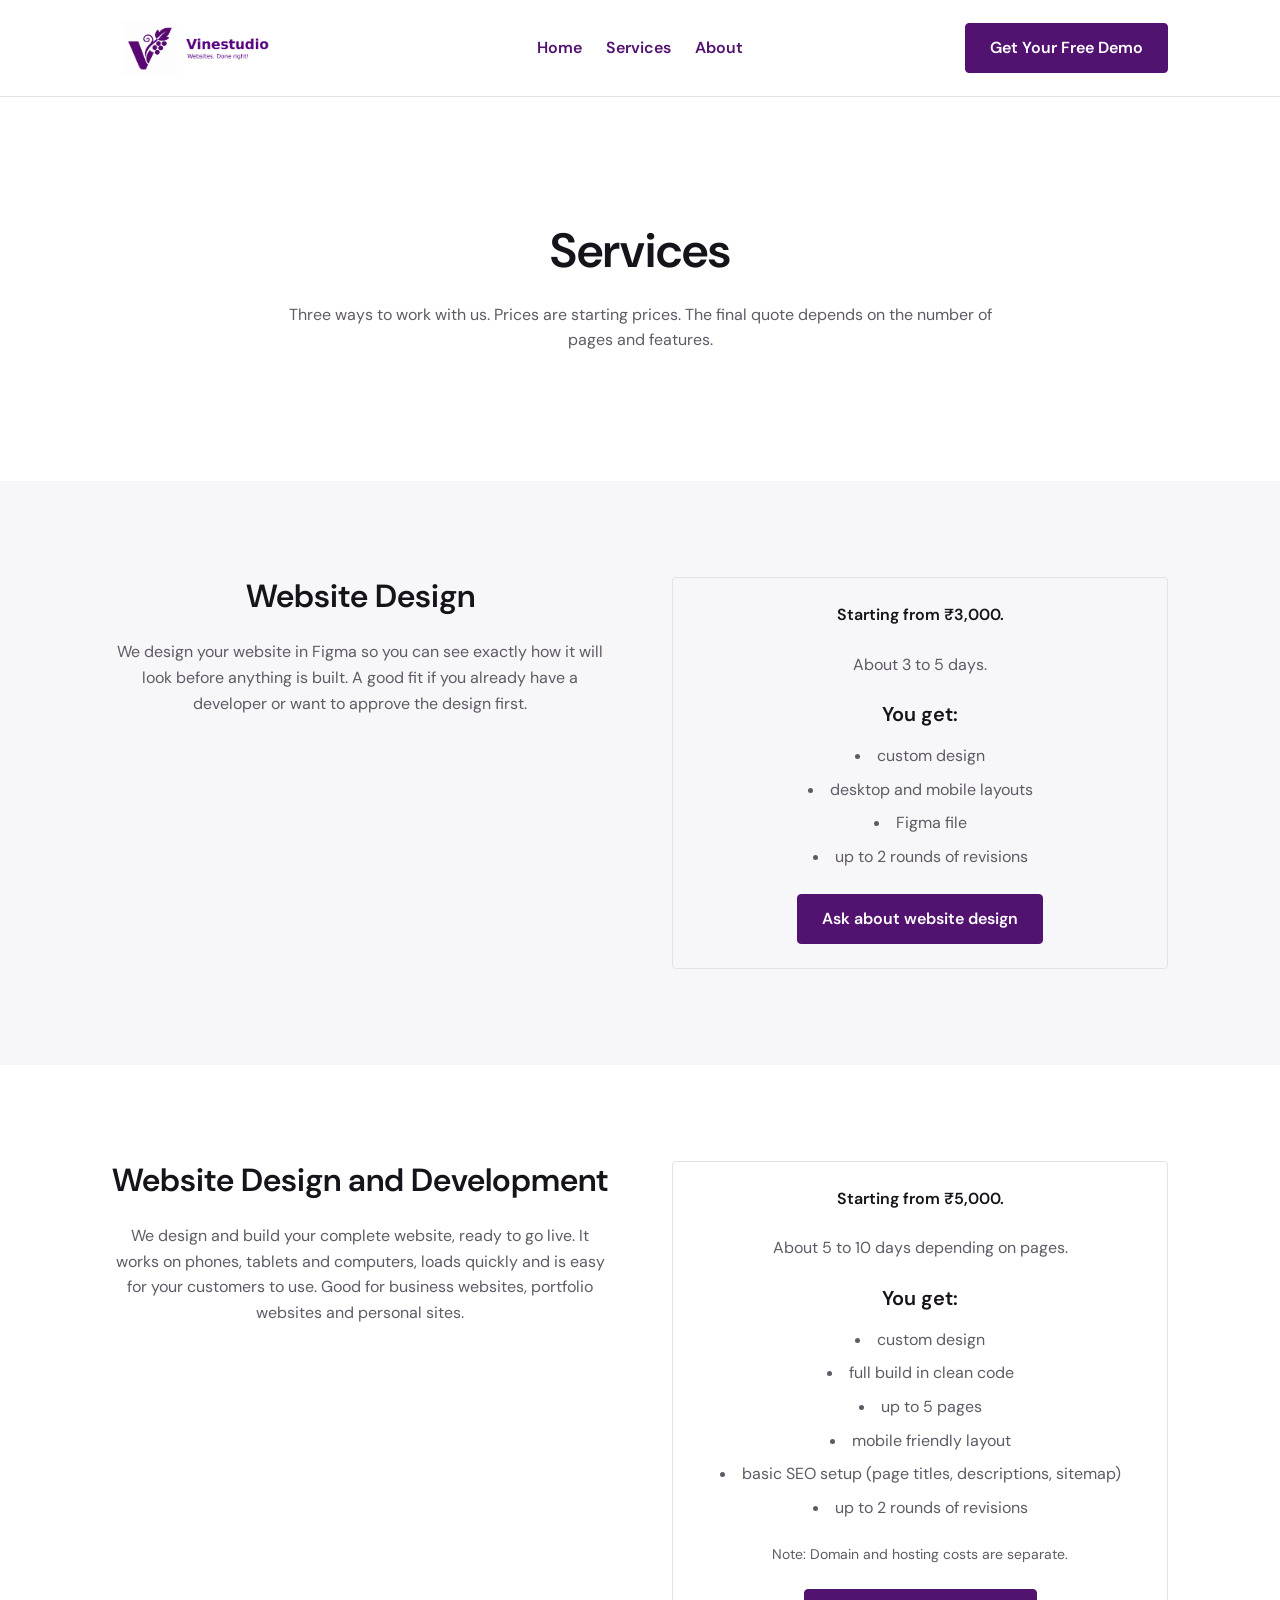
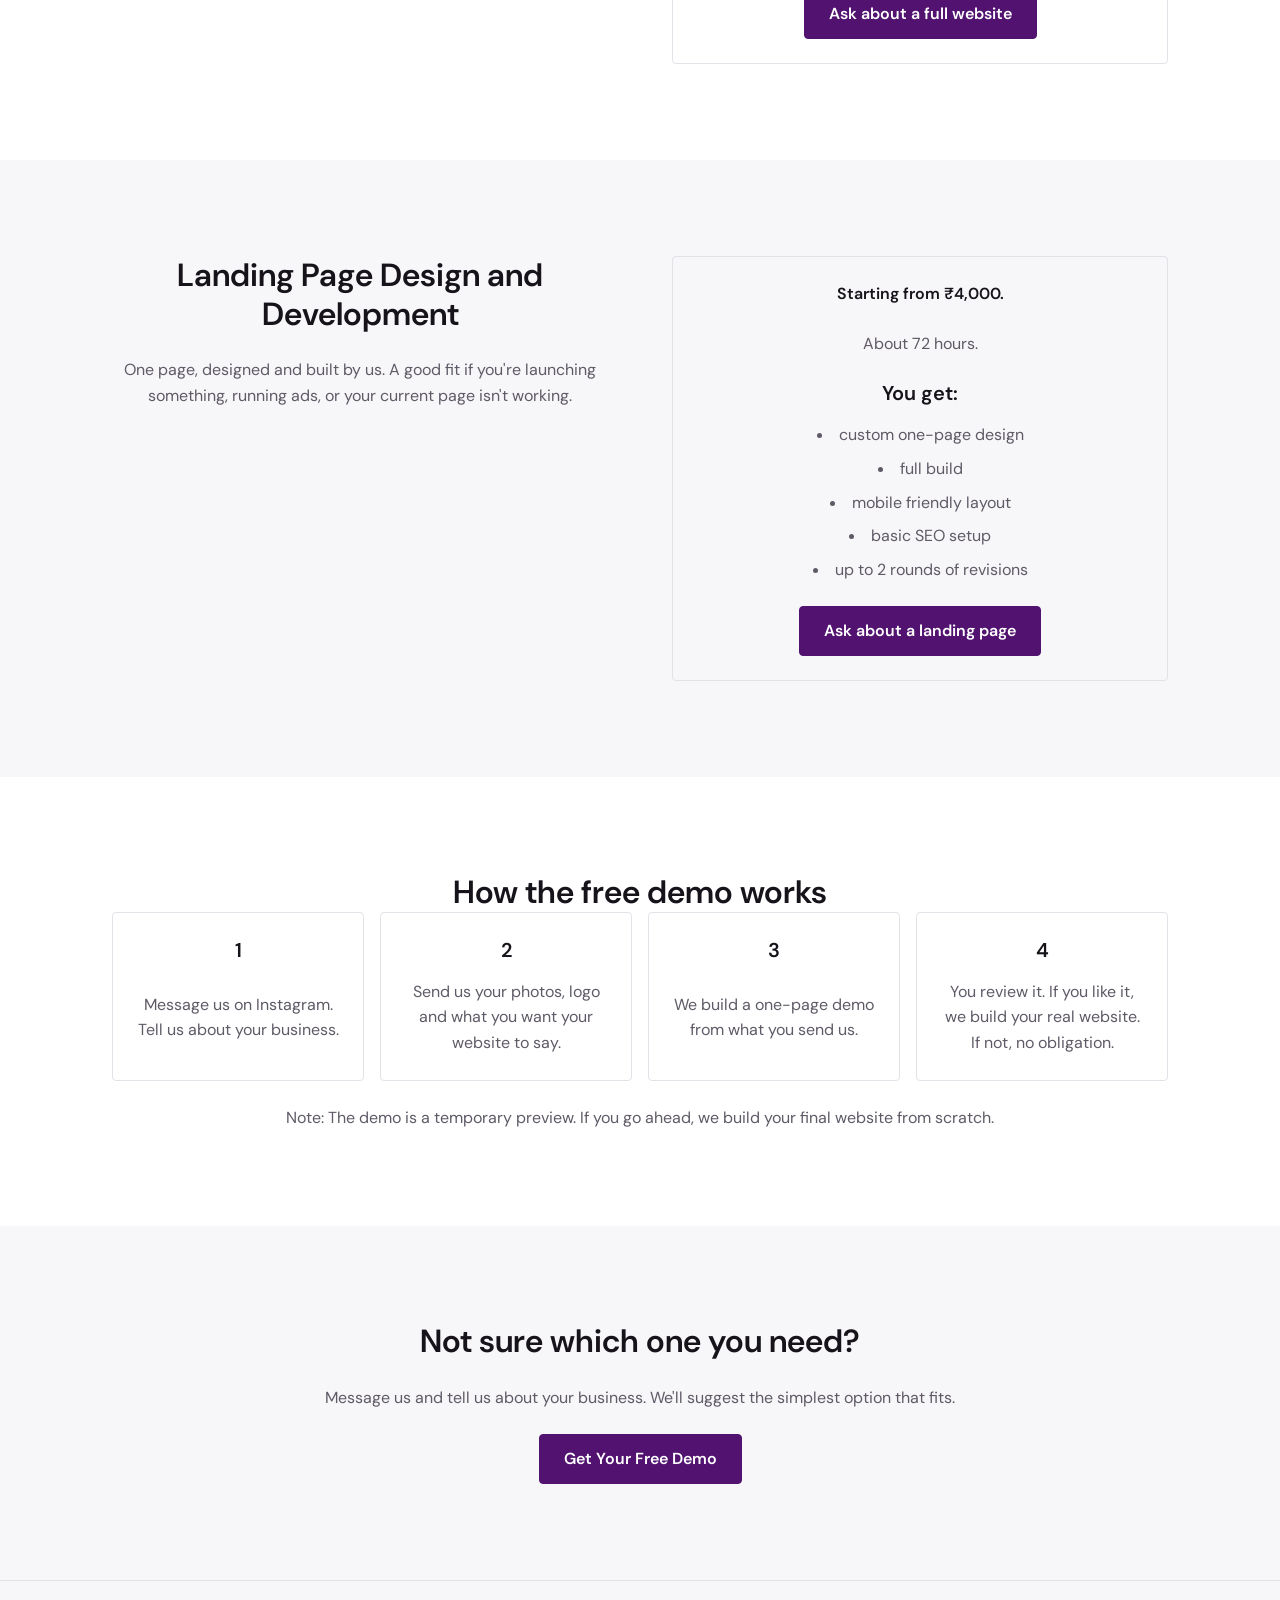
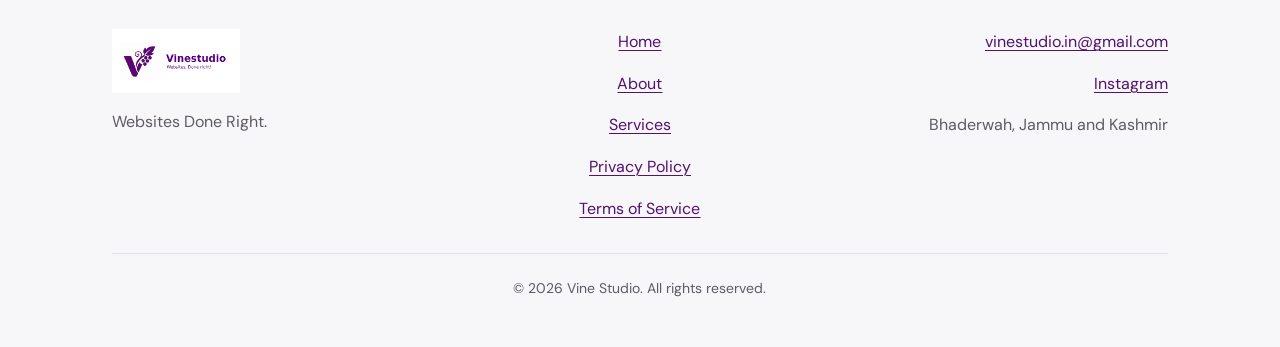
<file: services/index.html>
<!doctype html>
<html lang="en">
  <head>
    <meta charset="utf-8">
    <meta name="viewport" content="width=device-width, initial-scale=1">
    <meta name="theme-color" content="#511270">
    <title>Website Services | Vine Studio</title>
    <meta name="description" content="Website design, development and landing pages for businesses, creators and brands.">
    <link rel="canonical" href="https://vinestudio.in/services/">
    <meta property="og:title" content="Website Services | Vine Studio">
    <meta property="og:description" content="Website design, development and landing pages for businesses, creators and brands.">
    <meta property="og:image" content="https://vinestudio.in/assets/img/og-image.jpg">
    <meta property="og:url" content="https://vinestudio.in/services/">
    <meta property="og:type" content="website">
    <meta name="twitter:card" content="summary_large_image">
    <meta name="twitter:title" content="Website Services | Vine Studio">
    <meta name="twitter:description" content="Website design, development and landing pages for businesses, creators and brands.">
    <meta name="twitter:image" content="https://vinestudio.in/assets/img/og-image.jpg">
    <link rel="icon" href="/assets/brand/favicon.ico" sizes="any">
    <link rel="icon" type="image/png" href="/assets/brand/favicon-32x32.png" sizes="32x32">
    <link rel="apple-touch-icon" href="/assets/brand/apple-touch-icon.png">
    <link rel="manifest" href="/site.webmanifest">
    <link rel="stylesheet" href="/assets/css/styles.css">
    <script src="/assets/js/main.js" defer></script>
  </head>
  <body>
    <a class="skip-link" href="#main-content">Skip to main content</a>

    <header class="site-header">
      <div class="container site-header__inner">
        <a class="site-logo" href="/" aria-label="Vine Studio home">
          <img src="/assets/brand/vine-studio-logo.svg" alt="Vine Studio" width="1800" height="900">
        </a>

        <button class="nav-toggle" type="button" aria-controls="primary-navigation" aria-expanded="false" aria-label="Toggle navigation">
          <svg class="nav-toggle__menu-icon" aria-hidden="true" viewBox="0 0 24 24" fill="none" stroke="currentColor" stroke-width="2" stroke-linecap="square">
            <path d="M4 7h16M4 12h16M4 17h16" />
          </svg>
          <svg class="nav-toggle__close-icon" aria-hidden="true" viewBox="0 0 24 24" fill="none" stroke="currentColor" stroke-width="2" stroke-linecap="square">
            <path d="m6 6 12 12M18 6 6 18" />
          </svg>
        </button>

        <nav class="site-nav" id="primary-navigation" aria-label="Primary navigation" hidden>
          <ul class="site-nav__list">
            <li><a href="/">Home</a></li>
            <li><a href="/services/" aria-current="page">Services</a></li>
            <li><a href="/about/">About</a></li>
          </ul>
          <a class="btn btn-primary" href="https://instagram.com/vinestudio.in" target="_blank" rel="noopener noreferrer">Get Your Free Demo</a>
        </nav>
      </div>
    </header>

    <main id="main-content">
      <section class="section page-intro" aria-labelledby="services-title">
        <div class="container">
          <div class="about-copy">
            <h1 id="services-title">Services</h1>
            <p>Three ways to work with us. Prices are starting prices. The final quote depends on the number of pages and features.</p>
          </div>
        </div>
      </section>

      <section class="section section--soft" aria-labelledby="website-design-title">
        <div class="container">
          <article class="service-block">
            <div class="service-block__description">
              <h2 id="website-design-title">Website Design</h2>
              <p>We design your website in Figma so you can see exactly how it will look before anything is built. A good fit if you already have a developer or want to approve the design first.</p>
            </div>
            <div class="service-block__details">
              <p class="service-block__price">Starting from ₹3,000.</p>
              <p class="service-block__timeline">About 3 to 5 days.</p>
              <div>
                <h3>You get:</h3>
                <ul>
                  <li>custom design</li>
                  <li>desktop and mobile layouts</li>
                  <li>Figma file</li>
                  <li>up to 2 rounds of revisions</li>
                </ul>
              </div>
              <a class="btn btn-primary" href="https://instagram.com/vinestudio.in" target="_blank" rel="noopener noreferrer">Ask about website design</a>
            </div>
          </article>
        </div>
      </section>

      <section class="section" aria-labelledby="website-development-title">
        <div class="container">
          <article class="service-block">
            <div class="service-block__description">
              <h2 id="website-development-title">Website Design and Development</h2>
              <p>We design and build your complete website, ready to go live. It works on phones, tablets and computers, loads quickly and is easy for your customers to use. Good for business websites, portfolio websites and personal sites.</p>
            </div>
            <div class="service-block__details">
              <p class="service-block__price">Starting from ₹5,000.</p>
              <p class="service-block__timeline">About 5 to 10 days depending on pages.</p>
              <div>
                <h3>You get:</h3>
                <ul>
                  <li>custom design</li>
                  <li>full build in clean code</li>
                  <li>up to 5 pages</li>
                  <li>mobile friendly layout</li>
                  <li>basic SEO setup (page titles, descriptions, sitemap)</li>
                  <li>up to 2 rounds of revisions</li>
                </ul>
              </div>
              <p class="service-block__note">Note: Domain and hosting costs are separate.</p>
              <a class="btn btn-primary" href="https://instagram.com/vinestudio.in" target="_blank" rel="noopener noreferrer">Ask about a full website</a>
            </div>
          </article>
        </div>
      </section>

      <section class="section section--soft" aria-labelledby="landing-page-title">
        <div class="container">
          <article class="service-block">
            <div class="service-block__description">
              <h2 id="landing-page-title">Landing Page Design and Development</h2>
              <p>One page, designed and built by us. A good fit if you're launching something, running ads, or your current page isn't working.</p>
            </div>
            <div class="service-block__details">
              <p class="service-block__price">Starting from ₹4,000.</p>
              <p class="service-block__timeline">About 72 hours.</p>
              <div>
                <h3>You get:</h3>
                <ul>
                  <li>custom one-page design</li>
                  <li>full build</li>
                  <li>mobile friendly layout</li>
                  <li>basic SEO setup</li>
                  <li>up to 2 rounds of revisions</li>
                </ul>
              </div>
              <a class="btn btn-primary" href="https://instagram.com/vinestudio.in" target="_blank" rel="noopener noreferrer">Ask about a landing page</a>
            </div>
          </article>
        </div>
      </section>

      <section class="section" aria-labelledby="demo-title">
        <div class="container">
          <div class="section-intro">
            <h2 id="demo-title">How the free demo works</h2>
          </div>

          <ol class="demo-steps">
            <li class="demo-step">
              <span class="demo-step__number">1</span>
              <p>Message us on Instagram. Tell us about your business.</p>
            </li>
            <li class="demo-step">
              <span class="demo-step__number">2</span>
              <p>Send us your photos, logo and what you want your website to say.</p>
            </li>
            <li class="demo-step">
              <span class="demo-step__number">3</span>
              <p>We build a one-page demo from what you send us.</p>
            </li>
            <li class="demo-step">
              <span class="demo-step__number">4</span>
              <p>You review it. If you like it, we build your real website. If not, no obligation.</p>
            </li>
          </ol>

          <p class="demo-note">Note: The demo is a temporary preview. If you go ahead, we build your final website from scratch.</p>
        </div>
      </section>

      <section class="section section--soft final-cta" aria-labelledby="services-cta-title">
        <div class="container">
          <div class="final-cta__content">
            <h2 id="services-cta-title">Not sure which one you need?</h2>
            <p>Message us and tell us about your business. We'll suggest the simplest option that fits.</p>
            <div>
              <a class="btn btn-primary" href="https://instagram.com/vinestudio.in" target="_blank" rel="noopener noreferrer">Get Your Free Demo</a>
            </div>
          </div>
        </div>
      </section>
    </main>

    <footer class="site-footer">
      <div class="container site-footer__inner">
        <div class="site-footer__brand">
          <a class="site-logo" href="/" aria-label="Vine Studio home">
            <img src="/assets/brand/vine-studio-logo.svg" alt="Vine Studio" width="1800" height="900">
          </a>
          <p>Websites Done Right.</p>
        </div>

        <nav class="site-footer__nav" aria-label="Footer navigation">
          <ul>
            <li><a href="/">Home</a></li>
            <li><a href="/about/">About</a></li>
            <li><a href="/services/">Services</a></li>
            <li><a href="/privacy/">Privacy Policy</a></li>
            <li><a href="/terms/">Terms of Service</a></li>
          </ul>
        </nav>

        <address class="site-footer__contact">
          <a href="mailto:vinestudio.in@gmail.com">vinestudio.in@gmail.com</a>
          <a href="https://instagram.com/vinestudio.in" target="_blank" rel="noopener noreferrer">Instagram</a>
          <p>Bhaderwah, Jammu and Kashmir</p>
        </address>

        <p class="site-footer__copyright">© 2026 Vine Studio. All rights reserved.</p>
      </div>
    </footer>
  </body>
</html>
</file>
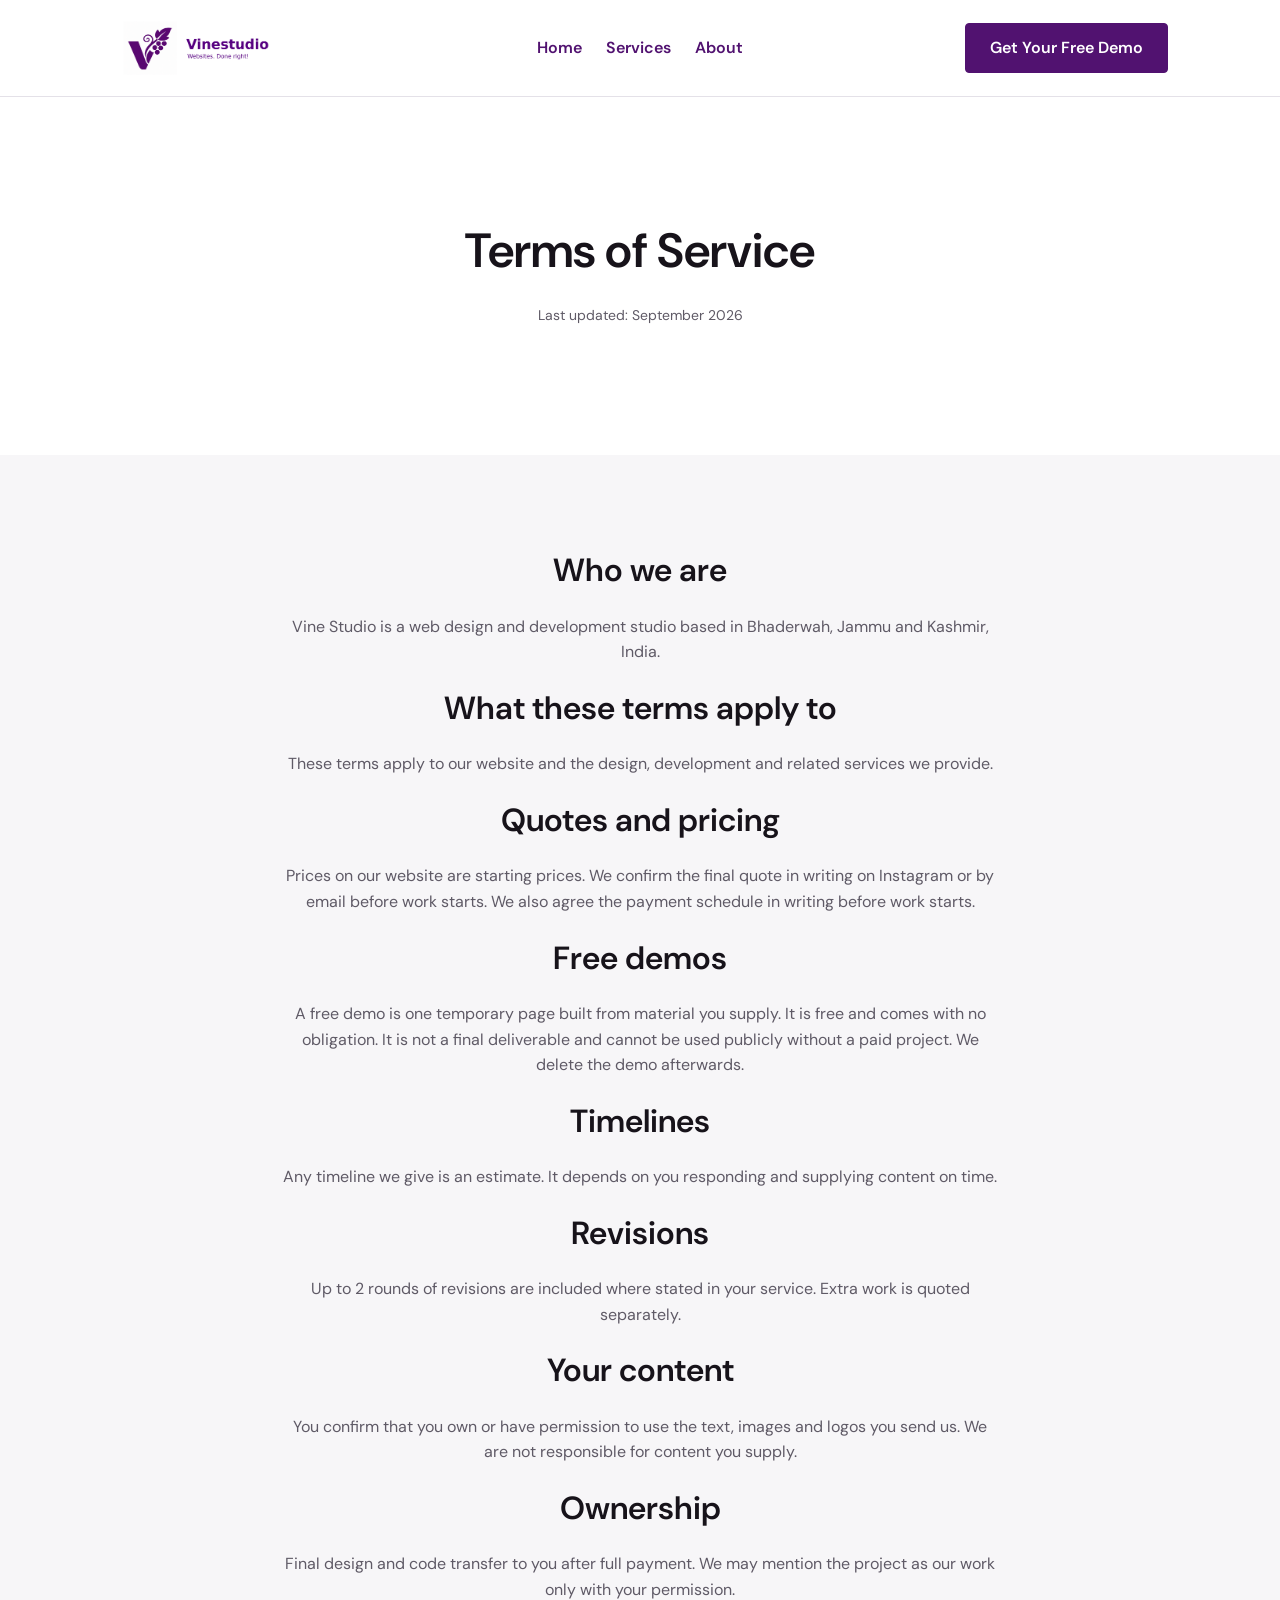
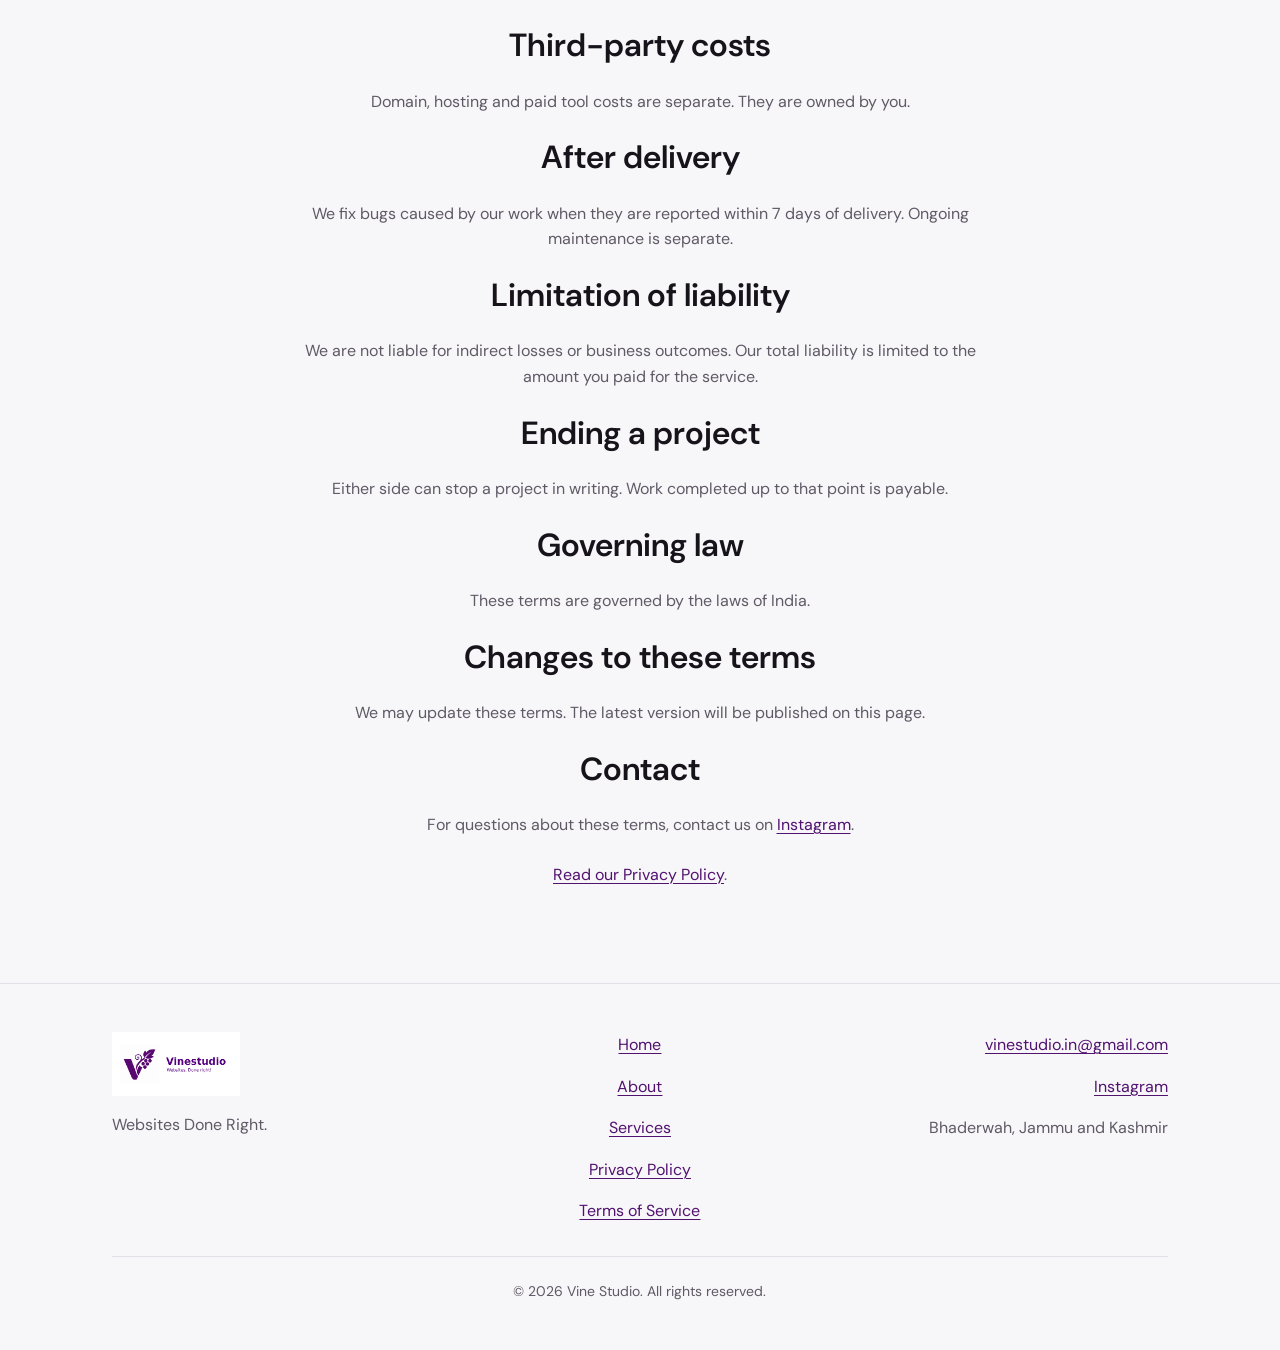
<file: terms/index.html>
<!doctype html>
<html lang="en">
  <head>
    <meta charset="utf-8">
    <meta name="viewport" content="width=device-width, initial-scale=1">
    <meta name="theme-color" content="#511270">
    <title>Terms of Service | Vine Studio</title>
    <meta name="description" content="The terms that apply to Vine Studio services and this website.">
    <link rel="canonical" href="https://vinestudio.in/terms/">
    <meta property="og:title" content="Terms of Service | Vine Studio">
    <meta property="og:description" content="The terms that apply to Vine Studio services and this website.">
    <meta property="og:image" content="https://vinestudio.in/assets/img/og-image.jpg">
    <meta property="og:url" content="https://vinestudio.in/terms/">
    <meta property="og:type" content="website">
    <meta name="twitter:card" content="summary_large_image">
    <meta name="twitter:title" content="Terms of Service | Vine Studio">
    <meta name="twitter:description" content="The terms that apply to Vine Studio services and this website.">
    <meta name="twitter:image" content="https://vinestudio.in/assets/img/og-image.jpg">
    <link rel="icon" href="/assets/brand/favicon.ico" sizes="any">
    <link rel="icon" type="image/png" href="/assets/brand/favicon-32x32.png" sizes="32x32">
    <link rel="apple-touch-icon" href="/assets/brand/apple-touch-icon.png">
    <link rel="manifest" href="/site.webmanifest">
    <link rel="stylesheet" href="/assets/css/styles.css">
    <script src="/assets/js/main.js" defer></script>
  </head>
  <body>
    <a class="skip-link" href="#main-content">Skip to main content</a>

    <header class="site-header">
      <div class="container site-header__inner">
        <a class="site-logo" href="/" aria-label="Vine Studio home">
          <img src="/assets/brand/vine-studio-logo.svg" alt="Vine Studio" width="1800" height="900">
        </a>

        <button class="nav-toggle" type="button" aria-controls="primary-navigation" aria-expanded="false" aria-label="Toggle navigation">
          <svg class="nav-toggle__menu-icon" aria-hidden="true" viewBox="0 0 24 24" fill="none" stroke="currentColor" stroke-width="2" stroke-linecap="square">
            <path d="M4 7h16M4 12h16M4 17h16" />
          </svg>
          <svg class="nav-toggle__close-icon" aria-hidden="true" viewBox="0 0 24 24" fill="none" stroke="currentColor" stroke-width="2" stroke-linecap="square">
            <path d="m6 6 12 12M18 6 6 18" />
          </svg>
        </button>

        <nav class="site-nav" id="primary-navigation" aria-label="Primary navigation" hidden>
          <ul class="site-nav__list">
            <li><a href="/">Home</a></li>
            <li><a href="/services/">Services</a></li>
            <li><a href="/about/">About</a></li>
          </ul>
          <a class="btn btn-primary" href="https://instagram.com/vinestudio.in" target="_blank" rel="noopener noreferrer">Get Your Free Demo</a>
        </nav>
      </div>
    </header>

    <main id="main-content">
      <section class="section page-intro" aria-labelledby="terms-title">
        <div class="container">
          <div class="prose">
            <h1 id="terms-title">Terms of Service</h1>
            <p><small>Last updated: September 2026</small></p>
          </div>
        </div>
      </section>

      <section class="section section--soft">
        <div class="container">
          <div class="prose">
            <h2>Who we are</h2>
            <p>Vine Studio is a web design and development studio based in Bhaderwah, Jammu and Kashmir, India.</p>

            <h2>What these terms apply to</h2>
            <p>These terms apply to our website and the design, development and related services we provide.</p>

            <h2>Quotes and pricing</h2>
            <p>Prices on our website are starting prices. We confirm the final quote in writing on Instagram or by email before work starts. We also agree the payment schedule in writing before work starts.</p>

            <h2>Free demos</h2>
            <p>A free demo is one temporary page built from material you supply. It is free and comes with no obligation. It is not a final deliverable and cannot be used publicly without a paid project. We delete the demo afterwards.</p>

            <h2>Timelines</h2>
            <p>Any timeline we give is an estimate. It depends on you responding and supplying content on time.</p>

            <h2>Revisions</h2>
            <p>Up to 2 rounds of revisions are included where stated in your service. Extra work is quoted separately.</p>

            <h2>Your content</h2>
            <p>You confirm that you own or have permission to use the text, images and logos you send us. We are not responsible for content you supply.</p>

            <h2>Ownership</h2>
            <p>Final design and code transfer to you after full payment. We may mention the project as our work only with your permission.</p>

            <h2>Third-party costs</h2>
            <p>Domain, hosting and paid tool costs are separate. They are owned by you.</p>

            <h2>After delivery</h2>
            <p>We fix bugs caused by our work when they are reported within 7 days of delivery. Ongoing maintenance is separate.</p>

            <h2>Limitation of liability</h2>
            <p>We are not liable for indirect losses or business outcomes. Our total liability is limited to the amount you paid for the service.</p>

            <h2>Ending a project</h2>
            <p>Either side can stop a project in writing. Work completed up to that point is payable.</p>

            <h2>Governing law</h2>
            <p>These terms are governed by the laws of India.</p>

            <h2>Changes to these terms</h2>
            <p>We may update these terms. The latest version will be published on this page.</p>

            <h2>Contact</h2>
            <p>For questions about these terms, contact us on <a href="https://instagram.com/vinestudio.in" target="_blank" rel="noopener noreferrer">Instagram</a>.</p>
            <p><a href="/privacy/">Read our Privacy Policy</a>.</p>
          </div>
        </div>
      </section>
    </main>

    <footer class="site-footer">
      <div class="container site-footer__inner">
        <div class="site-footer__brand">
          <a class="site-logo" href="/" aria-label="Vine Studio home">
            <img src="/assets/brand/vine-studio-logo.svg" alt="Vine Studio" width="1800" height="900">
          </a>
          <p>Websites Done Right.</p>
        </div>

        <nav class="site-footer__nav" aria-label="Footer navigation">
          <ul>
            <li><a href="/">Home</a></li>
            <li><a href="/about/">About</a></li>
            <li><a href="/services/">Services</a></li>
            <li><a href="/privacy/">Privacy Policy</a></li>
            <li><a href="/terms/" aria-current="page">Terms of Service</a></li>
          </ul>
        </nav>

        <address class="site-footer__contact">
          <a href="mailto:vinestudio.in@gmail.com">vinestudio.in@gmail.com</a>
          <a href="https://instagram.com/vinestudio.in" target="_blank" rel="noopener noreferrer">Instagram</a>
          <p>Bhaderwah, Jammu and Kashmir</p>
        </address>

        <p class="site-footer__copyright">© 2026 Vine Studio. All rights reserved.</p>
      </div>
    </footer>
  </body>
</html>
</file>
<file: assets/css/styles.css>
@import url('https://fonts.googleapis.com/css2?family=DM+Sans:wght@400;600&display=swap');

:root {
  --color-brand: #511270;
  --color-brand-hover: #3E0D57;
  --color-bg: #FFFFFF;
  --color-bg-soft: #F7F6F8;
  --color-text: #17131A;
  --color-text-muted: #5F5A66;
  --color-border: #E4E1E8;
  --border-width: 1px;
  --focus-ring-width: 2px;
  --underline-thickness: 1px;
  --visually-hidden-size: 1px;
  --visually-hidden-margin: -1px;

  --space-0-5: 4px;
  --space-1: 8px;
  --space-2: 16px;
  --space-3: 24px;
  --space-4: 32px;
  --space-6: 48px;
  --space-8: 64px;
  --space-12: 96px;
  --space-16: 128px;

  --font-family: 'DM Sans', system-ui, -apple-system, BlinkMacSystemFont, 'Segoe UI', sans-serif;
  --font-weight-regular: 400;
  --font-weight-semibold: 600;
  --font-size-body: 1rem;
  --line-height-body: 1.6;
  --font-size-h1: 3rem;
  --line-height-h1: 1.1;
  --font-size-h2: 2rem;
  --line-height-h2: 1.2;
  --font-size-h3: 1.25rem;
  --line-height-h3: 1.3;
  --font-size-small: 0.875rem;
  --line-height-small: 1.5;

  --radius: 4px;
  --container-max-width: 1120px;
  --container-padding: 24px;
  --container-padding-desktop: 32px;
  --prose-measure: 65ch;
  --content-max-width: 720px;
  --logo-width: var(--space-16);
  --transition-duration: 180ms;
}

*,
*::before,
*::after {
  box-sizing: border-box;
}

html {
  -webkit-text-size-adjust: 100%;
  text-size-adjust: 100%;
}

body,
h1,
h2,
h3,
p,
ul,
ol,
figure,
blockquote {
  margin: 0;
}

body {
  min-height: 100vh;
  overflow-wrap: anywhere;
  background: var(--color-bg);
  color: var(--color-text);
  font-family: var(--font-family);
  font-size: var(--font-size-body);
  font-weight: var(--font-weight-regular);
  line-height: var(--line-height-body);
  text-rendering: optimizeLegibility;
}

img,
picture,
svg,
video,
canvas {
  display: block;
  max-width: 100%;
}

img,
picture,
video,
canvas {
  height: auto;
}

button,
input,
textarea,
select {
  color: inherit;
  font: inherit;
}

button,
[type='button'],
[type='submit'] {
  cursor: pointer;
}

h1,
h2,
h3 {
  color: var(--color-text);
  font-weight: var(--font-weight-semibold);
}

h1 {
  font-size: var(--font-size-h1);
  line-height: var(--line-height-h1);
}

h2 {
  font-size: var(--font-size-h2);
  line-height: var(--line-height-h2);
}

h3 {
  font-size: var(--font-size-h3);
  line-height: var(--line-height-h3);
}

small {
  font-size: var(--font-size-small);
  line-height: var(--line-height-small);
}

strong {
  font-weight: var(--font-weight-semibold);
}

a {
  color: var(--color-brand);
  text-decoration-thickness: var(--underline-thickness);
  text-underline-offset: 0.16em;
  transition: color var(--transition-duration) ease;
}

a:hover {
  color: var(--color-brand-hover);
}

:focus-visible {
  outline: var(--focus-ring-width) solid var(--color-brand);
  outline-offset: var(--space-0-5);
}

.skip-link {
  position: absolute;
  width: var(--visually-hidden-size);
  height: var(--visually-hidden-size);
  margin: var(--visually-hidden-margin);
  overflow: hidden;
  clip: rect(0 0 0 0);
  white-space: nowrap;
}

.skip-link:focus {
  z-index: 2;
  top: var(--space-1);
  left: var(--space-1);
  width: auto;
  height: auto;
  margin: 0;
  overflow: visible;
  clip: auto;
  border: var(--border-width) solid var(--color-brand);
  border-radius: var(--radius);
  background: var(--color-bg);
  padding: var(--space-1) var(--space-2);
}

.container {
  width: 100%;
  max-width: var(--container-max-width);
  margin-inline: auto;
  padding-inline: var(--container-padding);
}

.section {
  padding-block: var(--space-8);
}

.section--soft {
  background: var(--color-bg-soft);
}

.grid {
  display: grid;
  gap: var(--space-3);
}

.grid > * {
  min-width: 0;
}

.btn {
  display: inline-flex;
  align-items: center;
  justify-content: center;
  min-height: var(--space-6);
  border: var(--border-width) solid transparent;
  border-radius: var(--radius);
  padding: var(--space-2) var(--space-3);
  font-weight: var(--font-weight-semibold);
  line-height: 1;
  text-align: center;
  text-decoration: none;
  transition: color var(--transition-duration) ease;
}

.btn-primary {
  border-color: var(--color-brand);
  background: var(--color-brand);
  color: var(--color-bg);
}

.btn-primary:hover {
  border-color: var(--color-brand-hover);
  background: var(--color-brand-hover);
  color: var(--color-bg);
}

.btn-text {
  min-height: auto;
  padding: var(--space-1) 0;
  border-color: transparent;
  background: transparent;
  color: var(--color-brand);
  text-decoration: underline;
}

.btn-text:hover {
  color: var(--color-brand-hover);
}

.prose {
  margin-inline: auto;
  max-inline-size: var(--prose-measure);
  text-align: center;
}

.prose > * + * {
  margin-block-start: var(--space-3);
}

.prose :is(ul, ol) {
  padding-inline-start: 0;
  list-style-position: inside;
}

.prose :is(li + li) {
  margin-block-start: var(--space-1);
}

.prose > :is(p, ul, ol) {
  color: var(--color-text-muted);
}

.hero {
  padding-block: var(--space-12);
}

.hero__content,
.section-intro,
.final-cta__content {
  display: grid;
  margin-inline: auto;
  max-inline-size: var(--content-max-width);
  gap: var(--space-3);
  justify-items: center;
  text-align: center;
}

.hero__content > p,
.section-intro > p,
.final-cta__content > p,
.service-card > p,
.demo-step p,
.demo-note,
.final-cta__note {
  color: var(--color-text-muted);
}

.founders-intro .btn-text {
  justify-self: center;
  margin-top: calc(var(--space-2) * -1);
}

.hero__actions {
  display: flex;
  flex-wrap: wrap;
  align-items: center;
  justify-content: center;
  gap: var(--space-2);
}

.service-cards {
  align-items: stretch;
}

.service-card {
  display: flex;
  min-width: 0;
  flex-direction: column;
  gap: var(--space-2);
  border: var(--border-width) solid var(--color-border);
  border-radius: var(--radius);
  padding: var(--space-3);
  text-align: center;
  transition: border-color var(--transition-duration) ease;
}

.service-card:hover {
  border-color: var(--color-brand);
}

.service-card__price {
  color: var(--color-text) !important;
  font-weight: var(--font-weight-semibold);
}

.service-card .btn {
  align-self: center;
  margin-top: auto;
}

.demo-steps {
  display: grid;
  gap: var(--space-2);
  margin: 0;
  padding: 0;
  list-style: none;
}

.demo-step {
  display: grid;
  grid-template-columns: 1fr;
  gap: var(--space-2);
  align-items: start;
  justify-items: center;
  border: var(--border-width) solid var(--color-border);
  border-radius: var(--radius);
  padding: var(--space-3);
  text-align: center;
}

.demo-step__number {
  color: var(--color-text);
  font-size: var(--font-size-h3);
  font-weight: var(--font-weight-semibold);
  line-height: var(--line-height-h3);
}

.demo-note {
  max-inline-size: var(--prose-measure);
  margin: var(--space-3) auto 0;
  text-align: center;
}

.final-cta__content > div {
  display: grid;
  justify-items: center;
  gap: var(--space-2);
}

.final-cta__note {
  font-size: var(--font-size-small);
  line-height: var(--line-height-small);
}

.about-copy {
  display: grid;
  margin-inline: auto;
  max-inline-size: var(--prose-measure);
  gap: var(--space-3);
  text-align: center;
}

.page-intro {
  padding-block: var(--space-12);
}

.about-copy > p,
.founder p {
  color: var(--color-text-muted);
}

.founders-grid {
  display: grid;
  border: var(--border-width) solid var(--color-border);
  border-radius: var(--radius);
}

.founder {
  display: grid;
  gap: var(--space-1);
  padding: var(--space-3);
  justify-items: center;
  text-align: center;
}

.founder + .founder {
  border-top: var(--border-width) solid var(--color-border);
}

.about-closing .btn {
  justify-self: center;
}

.service-block {
  display: grid;
  margin-inline: auto;
  gap: var(--space-4);
  text-align: center;
}

.service-block__description {
  display: grid;
  align-content: start;
  justify-items: center;
  margin-inline: auto;
  max-inline-size: var(--prose-measure);
  gap: var(--space-3);
}

.service-block__description p,
.service-block__timeline,
.service-block__note,
.service-block__details li {
  color: var(--color-text-muted);
}

.service-block__details {
  display: grid;
  gap: var(--space-3);
  align-content: start;
  justify-items: center;
  border: var(--border-width) solid var(--color-border);
  border-radius: var(--radius);
  padding: var(--space-3);
}

.service-block__price {
  color: var(--color-text);
  font-weight: var(--font-weight-semibold);
}

.service-block__details > div {
  display: grid;
  gap: var(--space-2);
}

.service-block__details ul {
  display: grid;
  gap: var(--space-1);
  margin: 0;
  padding: 0;
  list-style-position: inside;
  text-align: center;
}

.service-block__note {
  font-size: var(--font-size-small);
  line-height: var(--line-height-small);
}

.service-block__details .btn {
  justify-self: center;
}

.site-header {
  position: relative;
  border-bottom: var(--border-width) solid var(--color-border);
  background: var(--color-bg);
}

.site-header__inner {
  position: relative;
  display: flex;
  min-height: var(--space-12);
  align-items: center;
  justify-content: space-between;
  gap: var(--space-2);
}

.site-logo {
  display: inline-block;
  flex: 0 0 auto;
}

.site-logo img {
  width: var(--logo-width);
}

.site-header .site-logo img {
  width: 176px;
}

.nav-toggle {
  display: inline-grid;
  width: var(--space-6);
  height: var(--space-6);
  flex: 0 0 auto;
  place-items: center;
  border: var(--border-width) solid var(--color-border);
  border-radius: var(--radius);
  background: var(--color-bg);
  color: var(--color-text);
}

.nav-toggle svg {
  width: var(--space-3);
  height: var(--space-3);
}

.nav-toggle__close-icon,
.nav-toggle[aria-expanded='true'] .nav-toggle__menu-icon {
  display: none;
}

.nav-toggle[aria-expanded='true'] .nav-toggle__close-icon {
  display: block;
}

.site-nav {
  position: absolute;
  z-index: 1;
  inset: calc(100% + var(--space-1)) 0 auto;
  display: grid;
  gap: var(--space-3);
  border: var(--border-width) solid var(--color-border);
  border-radius: var(--radius);
  background: var(--color-bg);
  padding: var(--space-3);
}

.site-nav[hidden] {
  display: none;
}

.site-nav__list,
.site-footer__nav ul {
  display: grid;
  gap: var(--space-2);
  margin: 0;
  padding: 0;
  list-style: none;
}

.site-nav__list {
  text-align: center;
}

.site-nav__list a {
  font-weight: var(--font-weight-semibold);
  text-decoration: none;
}

.site-nav .btn {
  width: 100%;
}

.site-footer {
  border-top: var(--border-width) solid var(--color-border);
  background: var(--color-bg-soft);
}

.site-footer__inner {
  display: grid;
  gap: var(--space-4);
  padding-block: var(--space-6);
  text-align: center;
}

.site-footer__brand,
.site-footer__contact {
  display: grid;
  gap: var(--space-2);
  justify-items: center;
}

.site-footer__brand p,
.site-footer__contact p,
.site-footer__copyright {
  color: var(--color-text-muted);
}

.site-footer__contact {
  font-style: normal;
}

.site-footer__contact a {
  justify-self: center;
}

.site-footer__copyright {
  font-size: var(--font-size-small);
  line-height: var(--line-height-small);
}

@media (min-width: 768px) {
  .container {
    padding-inline: var(--container-padding-desktop);
  }

  .section {
    padding-block: var(--space-12);
  }

  .hero {
    padding-block: var(--space-16);
  }

  .page-intro {
    padding-block: var(--space-16);
  }

  .grid--2,
  .grid--3 {
    grid-template-columns: repeat(2, minmax(0, 1fr));
  }

  .grid--3 {
    grid-template-columns: repeat(3, minmax(0, 1fr));
  }

  .demo-steps {
    grid-template-columns: repeat(4, minmax(0, 1fr));
  }

  .demo-step {
    grid-template-columns: 1fr;
    justify-items: center;
  }

  .founders-grid {
    grid-template-columns: repeat(3, minmax(0, 1fr));
  }

  .founder + .founder {
    border-top: 0;
    border-left: var(--border-width) solid var(--color-border);
  }

  .service-block {
    grid-template-columns: repeat(2, minmax(0, 1fr));
    gap: var(--space-8);
  }

  .nav-toggle {
    display: none;
  }

  .site-header__inner {
    grid-template-columns: minmax(0, 1fr) auto minmax(0, 1fr);
  }

  .site-header__inner {
    display: grid;
  }

  .site-logo {
    justify-self: start;
  }

  .site-nav,
  .site-nav[hidden] {
    position: static;
    display: contents !important;
  }

  .site-nav__list {
    grid-column: 2;
    grid-row: 1;
  }

  .site-nav > .btn {
    grid-column: 3;
    grid-row: 1;
    justify-self: end;
    width: auto;
  }

  .site-nav__list {
    display: flex;
    align-items: center;
    gap: var(--space-3);
  }

  .site-footer__inner {
    grid-template-columns: repeat(3, minmax(0, 1fr));
    align-items: start;
  }

  .site-footer__brand {
    justify-items: start;
    text-align: left;
  }

  .site-footer__nav {
    text-align: center;
  }

  .site-footer__contact {
    justify-items: end;
    text-align: right;
  }

  .site-footer__contact a {
    justify-self: end;
  }

  .site-footer__copyright {
    grid-column: 1 / -1;
    border-top: var(--border-width) solid var(--color-border);
    padding-top: var(--space-3);
    text-align: center;
  }
}

@media (prefers-reduced-motion: reduce) {
  *,
  *::before,
  *::after {
    scroll-behavior: auto !important;
    animation-duration: 0.01ms !important;
    animation-iteration-count: 1 !important;
    transition-duration: 0.01ms !important;
  }
}
</file>
